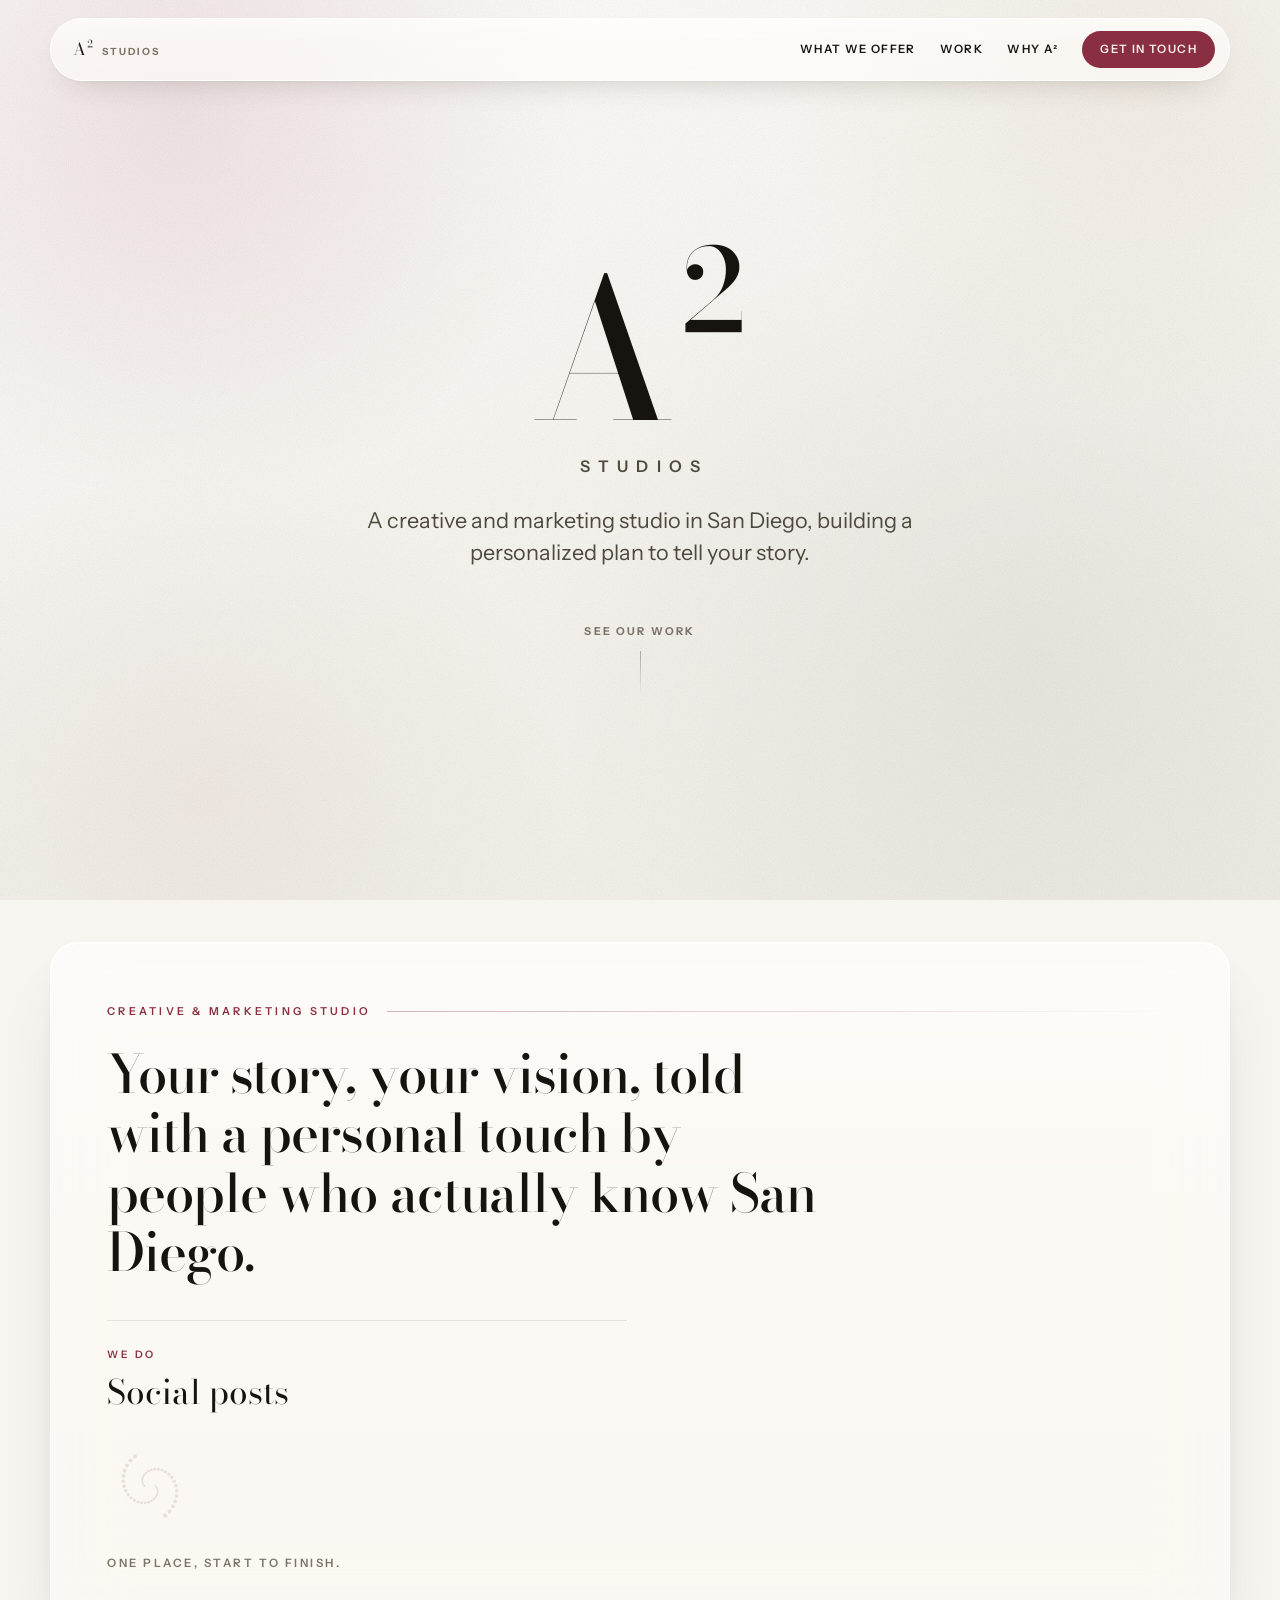
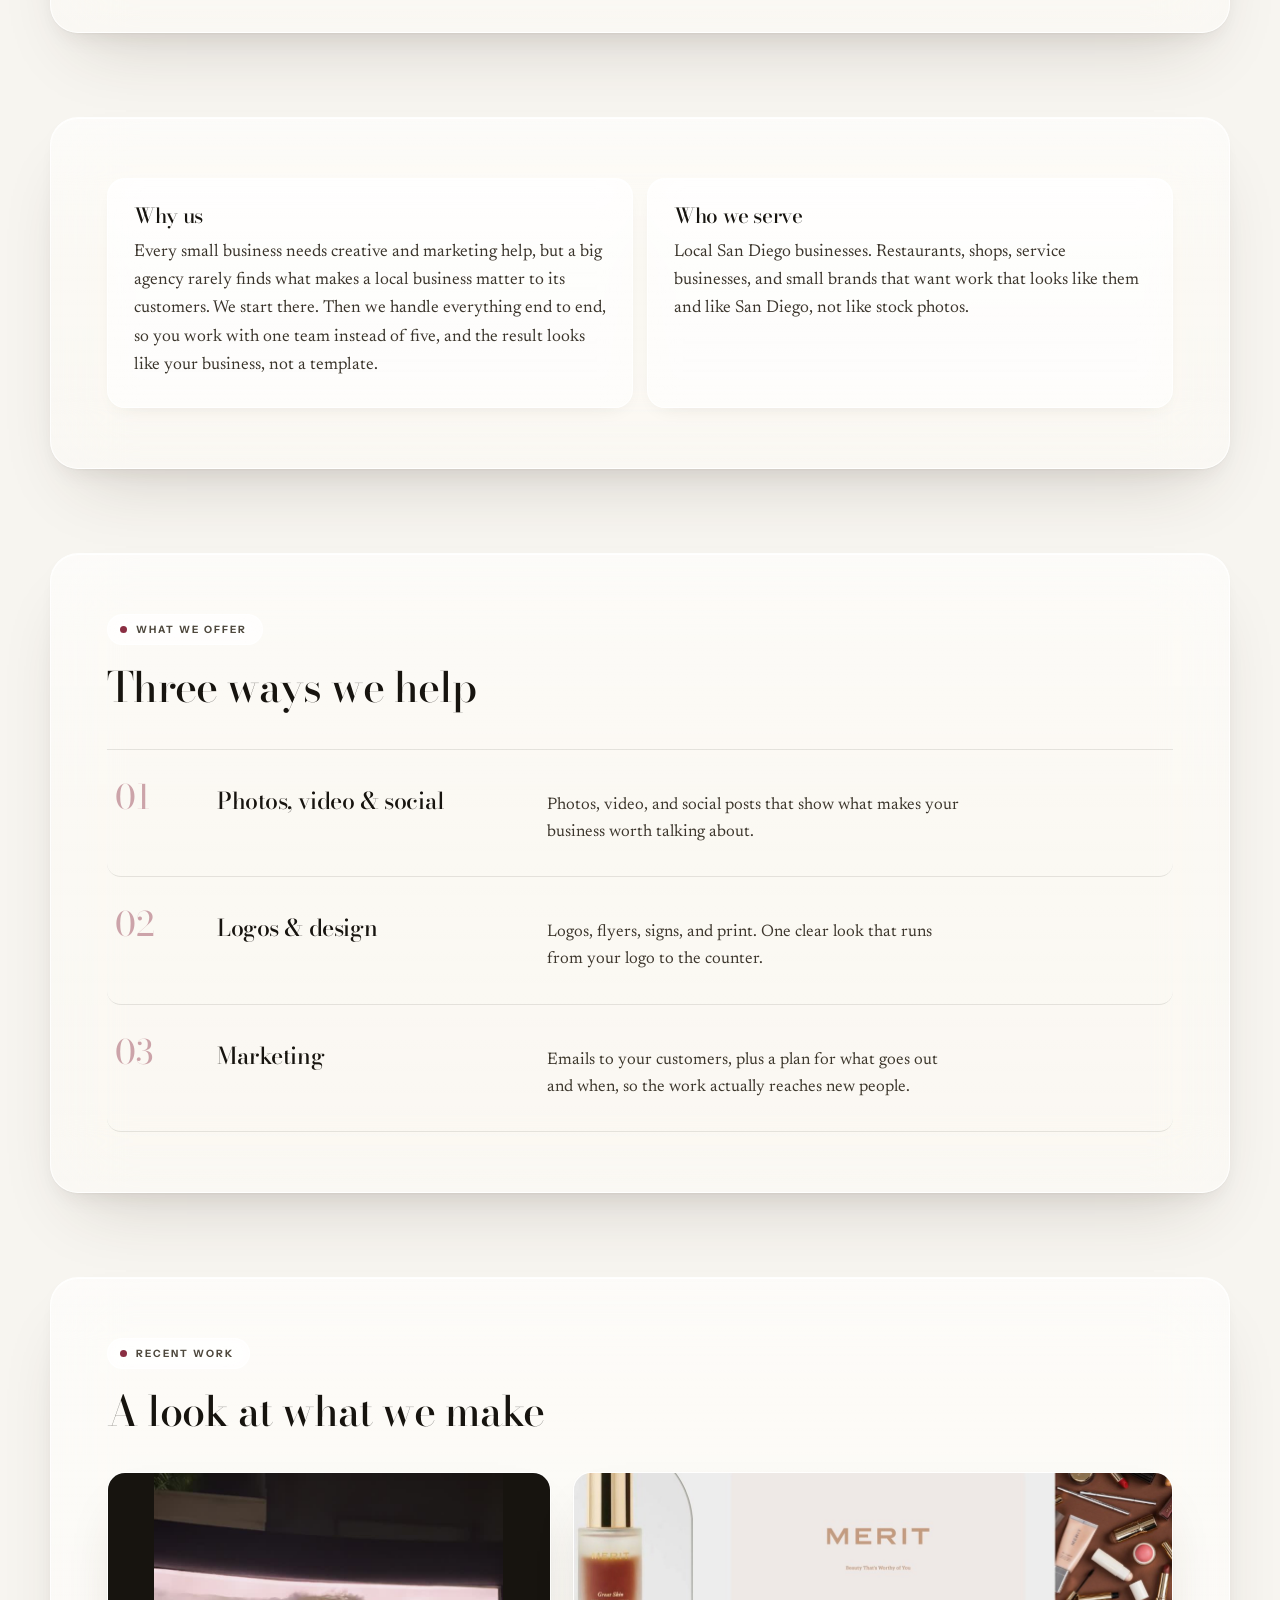
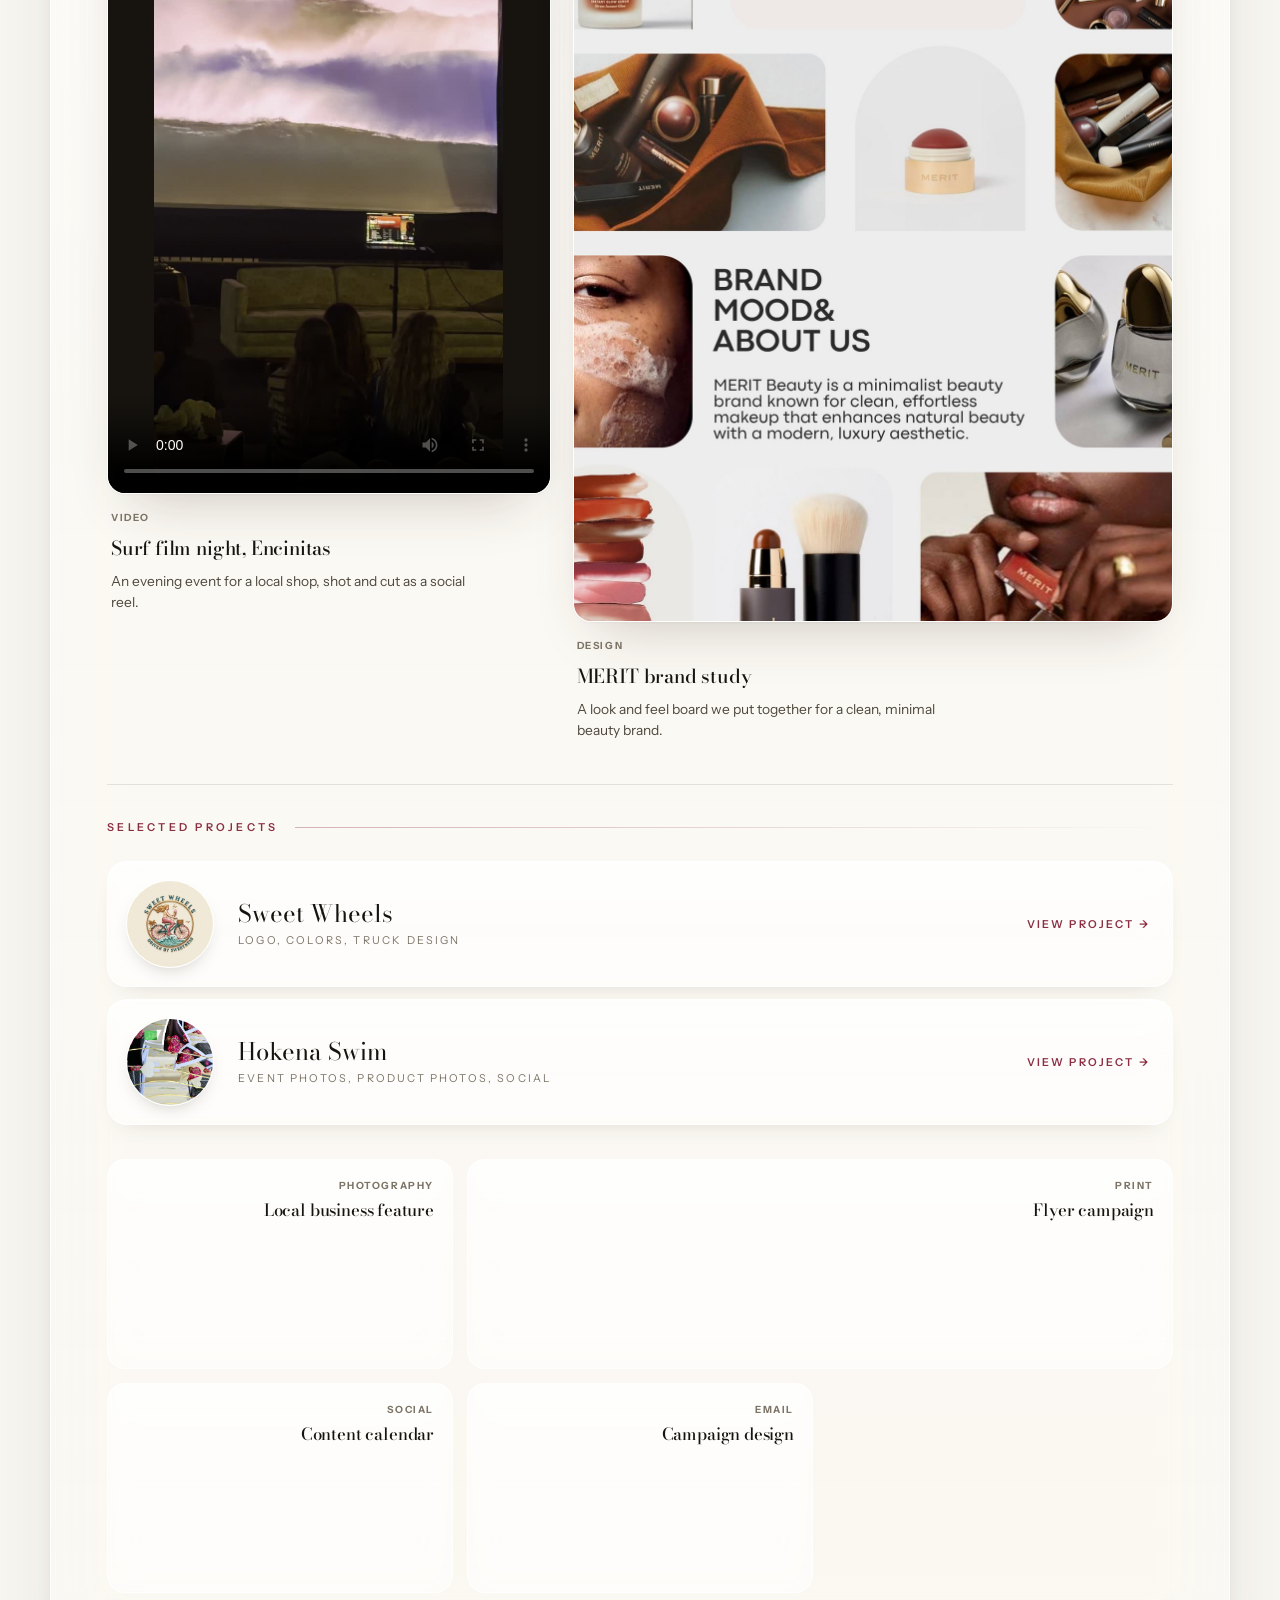
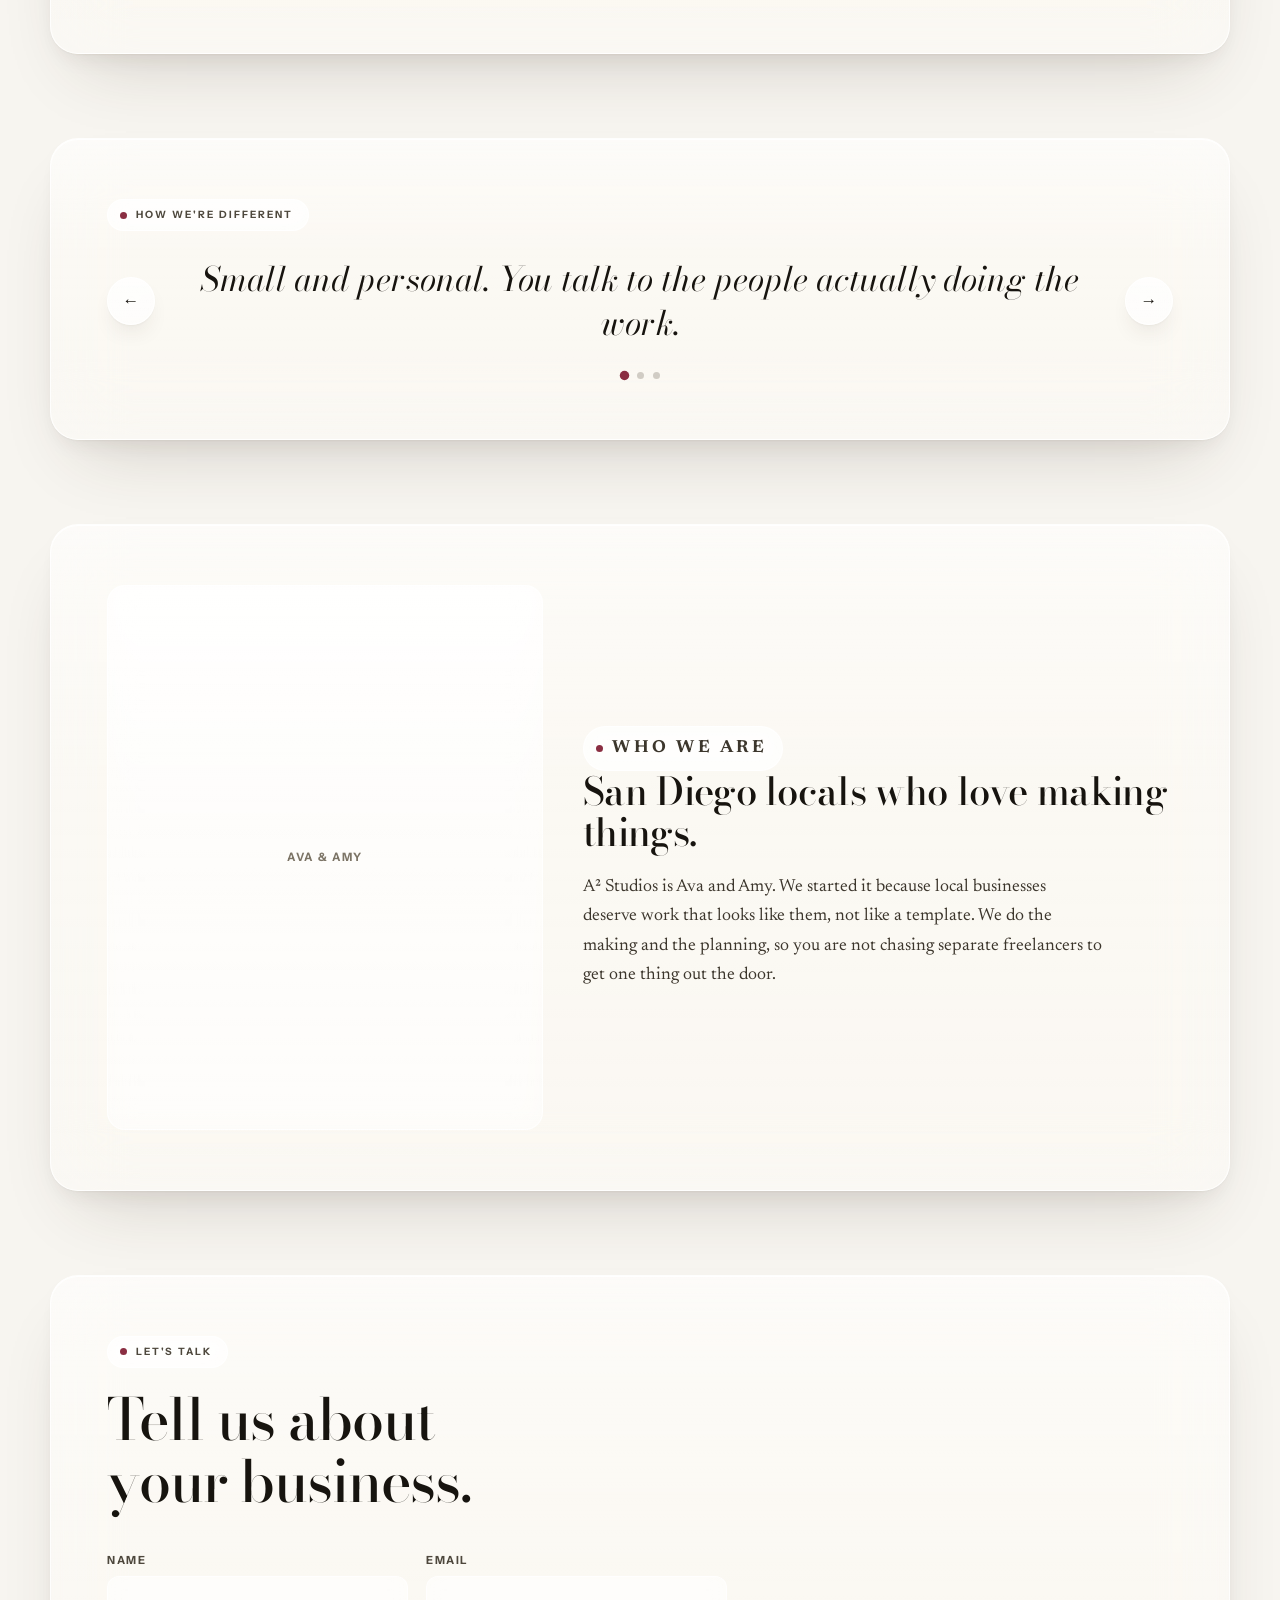
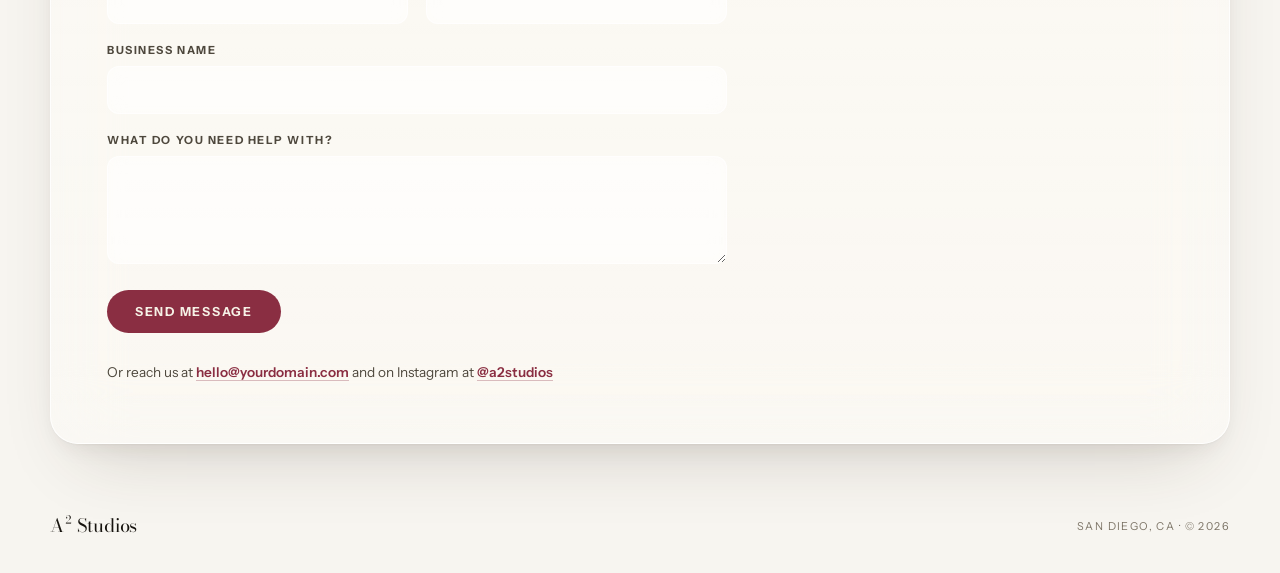
<file: index.html>
<!DOCTYPE html>
<html lang="en">
<head>
  <meta charset="UTF-8" />
  <meta name="viewport" content="width=device-width, initial-scale=1.0" />
  <title>A² Studios · Creative &amp; Marketing Studio, San Diego</title>
  <meta name="description" content="A² Studios is a creative and marketing studio in San Diego. Photos, video, logos, flyers, and email marketing for local businesses." />
  <link rel="preconnect" href="https://fonts.googleapis.com">
  <link rel="preconnect" href="https://fonts.gstatic.com" crossorigin>
  <link href="https://fonts.googleapis.com/css2?family=Bodoni+Moda:ital,wght@0,400;0,500;0,600;1,400;1,500&family=Newsreader:ital,opsz,wght@0,6..72,300;0,6..72,400;0,6..72,500;1,6..72,400&family=Instrument+Sans:wght@400;500;600;700&display=swap" rel="stylesheet">
  <link rel="stylesheet" href="styles.css" />
  <link rel="stylesheet" href="work-images.css" />
</head>
<body>

  <div class="bg"></div>
  <div class="grain"></div>

  <header class="site-header">
    <a href="#top" class="site-mark">A²<span>Studios</span></a>
    <nav class="header-nav">
      <a href="#offer" class="nav-link">What we offer</a>
      <a href="#work" class="nav-link">Work</a>
      <a href="why-we-win.html" class="nav-link">Why A²</a>
      <a href="#contact" class="header-cta">Get in touch</a>
    </nav>
  </header>

  <main id="top">

    <section class="hero container">
      <h1 class="wordmark">A²</h1>
      <p class="wordmark-sub">Studios</p>
      <p class="hero-line">A creative and marketing studio in San Diego, building a personalized plan to tell your story.</p>
      <a href="#work" class="hero-cue">See our work</a>
    </section>

    <section class="section container">
      <div class="panel intro-grid">
        <p class="rule-label">Creative &amp; marketing studio</p>
        <h2>Your story, your vision, told with a personal touch by people who actually know San Diego.</h2>
        <div class="rotator">
          <p class="rotator-label">We do</p>
          <ul class="capabilities" id="capList">
            <li>Photography &amp; video</li>
            <li>Social posts</li>
            <li>Logos &amp; the overall look</li>
            <li>Flyers &amp; print</li>
            <li>Email marketing</li>
            <li>Planning what goes out</li>
          </ul>
          <svg class="spiral" viewBox="0 0 88 88" width="86" height="86" aria-hidden="true"><circle cx="28.56" cy="13.71" r="2.10" style="animation-delay:0ms" /><circle cx="59.44" cy="74.29" r="2.10" style="animation-delay:17ms" /><circle cx="24.03" cy="18.03" r="2.05" style="animation-delay:34ms" /><circle cx="63.97" cy="69.97" r="2.05" style="animation-delay:51ms" /><circle cx="20.53" cy="22.96" r="2.00" style="animation-delay:68ms" /><circle cx="67.47" cy="65.04" r="2.00" style="animation-delay:85ms" /><circle cx="18.13" cy="28.27" r="1.95" style="animation-delay:102ms" /><circle cx="69.87" cy="59.73" r="1.95" style="animation-delay:119ms" /><circle cx="16.84" cy="33.72" r="1.90" style="animation-delay:136ms" /><circle cx="71.16" cy="54.28" r="1.90" style="animation-delay:153ms" /><circle cx="16.63" cy="39.09" r="1.85" style="animation-delay:170ms" /><circle cx="71.37" cy="48.91" r="1.85" style="animation-delay:187ms" /><circle cx="17.44" cy="44.18" r="1.80" style="animation-delay:204ms" /><circle cx="70.56" cy="43.82" r="1.80" style="animation-delay:221ms" /><circle cx="19.14" cy="48.81" r="1.75" style="animation-delay:238ms" /><circle cx="68.86" cy="39.19" r="1.75" style="animation-delay:255ms" /><circle cx="21.59" cy="52.84" r="1.70" style="animation-delay:272ms" /><circle cx="66.41" cy="35.16" r="1.70" style="animation-delay:289ms" /><circle cx="24.64" cy="56.14" r="1.65" style="animation-delay:306ms" /><circle cx="63.36" cy="31.86" r="1.65" style="animation-delay:323ms" /><circle cx="28.11" cy="58.64" r="1.60" style="animation-delay:340ms" /><circle cx="59.89" cy="29.36" r="1.60" style="animation-delay:357ms" /><circle cx="31.80" cy="60.31" r="1.55" style="animation-delay:374ms" /><circle cx="56.20" cy="27.69" r="1.55" style="animation-delay:391ms" /><circle cx="35.55" cy="61.16" r="1.50" style="animation-delay:408ms" /><circle cx="52.45" cy="26.84" r="1.50" style="animation-delay:425ms" /><circle cx="39.17" cy="61.23" r="1.45" style="animation-delay:442ms" /><circle cx="48.83" cy="26.77" r="1.45" style="animation-delay:459ms" /><circle cx="42.52" cy="60.59" r="1.40" style="animation-delay:476ms" /><circle cx="45.48" cy="27.41" r="1.40" style="animation-delay:493ms" /><circle cx="45.47" cy="59.34" r="1.35" style="animation-delay:510ms" /><circle cx="42.53" cy="28.66" r="1.35" style="animation-delay:527ms" /><circle cx="47.92" cy="57.62" r="1.30" style="animation-delay:544ms" /><circle cx="40.08" cy="30.38" r="1.30" style="animation-delay:561ms" /><circle cx="49.79" cy="55.56" r="1.25" style="animation-delay:578ms" /><circle cx="38.21" cy="32.44" r="1.25" style="animation-delay:595ms" /><circle cx="51.07" cy="53.32" r="1.20" style="animation-delay:612ms" /><circle cx="36.93" cy="34.68" r="1.20" style="animation-delay:629ms" /><circle cx="51.74" cy="51.03" r="1.15" style="animation-delay:646ms" /><circle cx="36.26" cy="36.97" r="1.15" style="animation-delay:663ms" /><circle cx="51.84" cy="48.84" r="1.10" style="animation-delay:680ms" /><circle cx="36.16" cy="39.16" r="1.10" style="animation-delay:697ms" /><circle cx="51.44" cy="46.88" r="1.05" style="animation-delay:714ms" /><circle cx="36.56" cy="41.12" r="1.05" style="animation-delay:731ms" /><circle cx="50.62" cy="45.24" r="1.00" style="animation-delay:748ms" /><circle cx="37.38" cy="42.76" r="1.00" style="animation-delay:765ms" /><circle cx="49.50" cy="44.00" r="0.95" style="animation-delay:782ms" /><circle cx="38.50" cy="44.00" r="0.95" style="animation-delay:799ms" /></svg>
        </div>
        <p class="intro-sub">One place, start to finish.</p>
      </div>
    </section>

    <section class="section container">
      <div class="panel">
        <div class="why-grid">
          <div class="why-block">
            <h3>Why us</h3>
            <p>Every small business needs creative and marketing help, but a big agency rarely finds what makes a local business matter to its customers. We start there. Then we handle everything end to end, so you work with one team instead of five, and the result looks like your business, not a template.</p>
          </div>
          <div class="why-block">
            <h3>Who we serve</h3>
            <p>Local San Diego businesses. Restaurants, shops, service businesses, and small brands that want work that looks like them and like San Diego, not like stock photos.</p>
          </div>
        </div>
      </div>
    </section>

    <section id="offer" class="section container">
      <div class="panel">
        <div class="section-head">
          <p class="eyebrow">What we offer</p>
          <h2>Three ways we help</h2>
        </div>
        <ol class="offer-index">
          <li class="offer-row">
            <span class="offer-num">01</span>
            <h3>Photos, video &amp; social</h3>
            <p>Photos, video, and social posts that show what makes your business worth talking about.</p>
            <span class="offer-arrow" aria-hidden="true">&#8594;</span>
          </li>
          <li class="offer-row">
            <span class="offer-num">02</span>
            <h3>Logos &amp; design</h3>
            <p>Logos, flyers, signs, and print. One clear look that runs from your logo to the counter.</p>
            <span class="offer-arrow" aria-hidden="true">&#8594;</span>
          </li>
          <li class="offer-row">
            <span class="offer-num">03</span>
            <h3>Marketing</h3>
            <p>Emails to your customers, plus a plan for what goes out and when, so the work actually reaches new people.</p>
            <span class="offer-arrow" aria-hidden="true">&#8594;</span>
          </li>
        </ol>
      </div>
    </section>

    <section id="work" class="section container">
      <div class="panel">
        <div class="section-head">
          <p class="eyebrow">Recent work</p>
          <h2>A look at what we make</h2>
        </div>
        <div class="feature">
          <figure class="feature-item">
            <div class="video-wrap">
              <video controls playsinline preload="metadata" poster="assets/reel-poster.jpg">
                <source src="assets/reel.mp4" type="video/mp4" />
                Your browser can't play this video.
              </video>
            </div>
            <figcaption>
              <span class="work-tag">Video</span>
              <span class="feature-title">Surf film night, Encinitas</span>
              <p>An evening event for a local shop, shot and cut as a social reel.</p>
            </figcaption>
          </figure>

          <figure class="feature-item">
            <div class="board-wrap">
              <img src="assets/merit-full.jpg" alt="MERIT brand mood board, a grid of product photography and brand direction" />
            </div>
            <figcaption>
              <span class="work-tag">Design</span>
              <span class="feature-title">MERIT brand study</span>
              <p>A look and feel board we put together for a clean, minimal beauty brand.</p>
            </figcaption>
          </figure>
        </div>

        <div class="projects">
          <p class="rule-label">Selected projects</p>
          <div class="project-list">
            <button class="project-card" type="button" data-project="sweet-wheels">
              <span class="project-thumb">
                <img src="assets/sw-logo.jpg" alt="" />
              </span>
              <span class="project-meta">
                <span class="project-name">Sweet Wheels</span>
                <span class="project-kind">Logo, colors, truck design</span>
              </span>
              <span class="project-open">View project</span>
            </button>

            <button class="project-card" type="button" data-project="hokena">
              <span class="project-thumb">
                <img src="assets/hk-rack.jpg" alt="" />
              </span>
              <span class="project-meta">
                <span class="project-name">Hokena Swim</span>
                <span class="project-kind">Event photos, product photos, social</span>
              </span>
              <span class="project-open">View project</span>
            </button>
          </div>
        </div>

        <div class="work-grid">
          <div class="work-tile placeholder">
            <span class="work-tag">PHOTOGRAPHY</span>
            <span class="work-title">Local business feature</span>
          </div>
          <div class="work-tile placeholder work-tile--wide">
            <span class="work-tag">PRINT</span>
            <span class="work-title">Flyer campaign</span>
          </div>
          <div class="work-tile placeholder">
            <span class="work-tag">SOCIAL</span>
            <span class="work-title">Content calendar</span>
          </div>
          <div class="work-tile placeholder">
            <span class="work-tag">EMAIL</span>
            <span class="work-title">Campaign design</span>
          </div>
        </div>
      </div>
    </section>

    <section class="section container">
      <div class="panel">
        <p class="eyebrow">How we're different</p>
        <div class="slider">
          <button class="slider-arrow" id="diffPrev" aria-label="Previous">&#8592;</button>
          <p class="slider-text" id="diffText">Small and personal. You talk to the people actually doing the work.</p>
          <button class="slider-arrow" id="diffNext" aria-label="Next">&#8594;</button>
        </div>
        <div class="slider-dots" id="diffDots"></div>
      </div>
    </section>

    <section id="about" class="section container">
      <div class="panel">
        <div class="about-grid">
          <div class="about-photo placeholder"><span>Ava &amp; Amy</span></div>
          <div class="about-text">
            <p class="eyebrow">Who we are</p>
            <h2>San Diego locals who love making things.</h2>
            <p>A² Studios is Ava and Amy. We started it because local businesses deserve work that looks like them, not like a template. We do the making and the planning, so you are not chasing separate freelancers to get one thing out the door.</p>
          </div>
        </div>
      </div>
    </section>

    <section id="contact" class="section container">
      <div class="panel contact">
        <p class="eyebrow">Let's talk</p>
        <h2>Tell us about<br />your business.</h2>

        <form class="contact-form" action="mailto:hello@yourdomain.com" method="post" enctype="text/plain">
          <div class="form-row">
            <label>
              Name
              <input type="text" name="name" required />
            </label>
            <label>
              Email
              <input type="email" name="email" required />
            </label>
          </div>
          <label>
            Business name
            <input type="text" name="business" />
          </label>
          <label>
            What do you need help with?
            <textarea name="message" rows="4" required></textarea>
          </label>
          <button type="submit" class="btn">Send message</button>
        </form>

        <p class="contact-alt">Or reach us at <a href="mailto:hello@yourdomain.com">hello@yourdomain.com</a> and on Instagram at <a href="#">@a2studios</a></p>
      </div>
    </section>

  </main>


  <div class="modal" data-modal="sweet-wheels" hidden>
    <div class="modal-scrim" data-close></div>
    <div class="modal-panel" role="dialog" aria-modal="true" aria-labelledby="projectTitle">
      <button class="modal-close" type="button" data-close aria-label="Close project">&#215;</button>

      <header class="modal-head">
        <p class="rule-label">Project</p>
        <h2 id="projectTitle">Sweet Wheels</h2>

        <dl class="modal-meta">
          <div>
            <dt>Client</dt>
            <dd>Sweet Wheels Ice Cream</dd>
          </div>
          <div>
            <dt>Where</dt>
            <dd>Fairfield County, CT</dd>
          </div>
          <div>
            <dt>Scope</dt>
            <dd>Logo, colors, and the truck design</dd>
          </div>
        </dl>
      </header>

      <section class="results" aria-label="Results">
        <p class="results-label">What came of it</p>
        <ol class="results-figures">
          <li>
            <span class="results-num">1</span>
            <span class="results-note">Name turned into a logo, a set of colors, and a truck design</span>
          </li>
          <li>
            <span class="results-num">5</span>
            <span class="results-note">Colors chosen once and used on every part of the truck</span>
          </li>
          <li>
            <span class="results-num">63</span>
            <span class="results-note">Likes and comments on the launch post, mostly from locals</span>
          </li>
          <li>
            <span class="results-num">$35K+</span>
            <span class="results-note">First-season sales for a business that started as a name and an idea</span>
          </li>
        </ol>
        <p class="results-source">Sales figure shared by the owner, covering the first season, January to August 2026. We handled the brand and the wrap, not the day to day running of the business.</p>
      </section>

      <div class="modal-body">
        <p class="modal-lede">The owner came to us with a name and a picture in her head of what this truck should feel like. We worked closely with her on all of it: the logo, the colors, and the truck itself, until it looked like the business she had been picturing. It is on the road now.</p>
        <ul class="modal-tags">
          <li>Logo design</li>
          <li>Colors</li>
          <li>Truck design</li>
          <li>Design previews</li>
          <li>Launch photos</li>
        </ul>
      </div>

      <figure class="modal-figure modal-figure--hero">
        <img src="assets/sw-logo.jpg" alt="Sweet Wheels logo, a mermaid riding a bicycle inside a circular badge" />
      </figure>

      <figure class="modal-figure modal-figure--flat">
        <img src="assets/sw-palette.jpg" alt="Sweet Wheels brand color palette" />
        <figcaption>The colors, chosen to go with the logo and used on everything after it.</figcaption>
      </figure>

      <figure class="modal-figure">
        <img src="assets/sw-final-side.jpg" alt="The finished Sweet Wheels truck, side view with the mermaid artwork and wave graphics" />
      </figure>

      <figure class="modal-figure">
        <img src="assets/sw-final-owner.jpg" alt="The owner of Sweet Wheels leaning out the service window of the finished truck" />
        <figcaption>The owner on opening day.</figcaption>
      </figure>

      <figure class="modal-figure modal-figure--post">
        <img src="assets/sw-final-rear.jpg" alt="Instagram post showing the back of the Sweet Wheels truck with the full badge" />
        <figcaption>Her launch post, May 2026.</figcaption>
      </figure>

    </div>
  </div>

  <div class="modal" data-modal="hokena" hidden>
    <div class="modal-scrim" data-close></div>
    <div class="modal-panel" role="dialog" aria-modal="true" aria-labelledby="hokenaTitle">
      <button class="modal-close" type="button" data-close aria-label="Close project">&#215;</button>

      <header class="modal-head">
        <p class="rule-label">Project</p>
        <h2 id="hokenaTitle">Hokena Swim</h2>

        <dl class="modal-meta">
          <div>
            <dt>Client</dt>
            <dd>Hokena Swim, small batch swimwear</dd>
          </div>
          <div>
            <dt>Where</dt>
            <dd>Coachella Valley and Point Loma</dd>
          </div>
          <div>
            <dt>Scope</dt>
            <dd>Event and product photography, social</dd>
          </div>
        </dl>
      </header>

      <section class="results" aria-label="Results">
        <p class="results-label">What came of it</p>
        <ol class="results-figures">
          <li>
            <span class="results-num">2</span>
            <span class="results-note">Events shot in one season, Reset Festival in the Coachella Valley and a wellness morning at Moniker General in Liberty Station</span>
          </li>
          <li>
            <span class="results-num">3</span>
            <span class="results-note">Kinds of photos from each day: the suits, the booth, and the people who came</span>
          </li>
          <li>
            <span class="results-num">1</span>
            <span class="results-note">Library of photos to post from all year, shot over two days</span>
          </li>
          <li>
            <span class="results-num">5%</span>
            <span class="results-note">Of every sale goes to Surfrider San Diego or the Humane Society, and the booth photos put that where people read it first</span>
          </li>
        </ol>
      </section>

      <div class="modal-body">
        <p class="modal-lede">Hokena makes swimwear by hand in San Diego, in small runs, on recycled fabric. We went where their customers already were and shot two days of it: the suits on people, the booth as it actually looked, and the crowd around it. They walked away with photos for the shop, for the feed, and for the next market they apply to.</p>
        <ul class="modal-tags">
          <li>Event photography</li>
          <li>Product photos</li>
          <li>Social content</li>
        </ul>
      </div>

      <figure class="modal-figure modal-figure--hero">
        <img src="assets/hk-product.jpg" alt="Hokena Swim orchid print bikini photographed in sunlight" />
      </figure>

      <figure class="modal-figure">
        <img src="assets/hk-product2.jpg" alt="Hokena Swim high waist set photographed against a green hedge" />
        <figcaption>The suits on a person, in daylight, the way someone would actually wear them.</figcaption>
      </figure>

      <figure class="modal-figure">
        <img src="assets/hk-booth.jpg" alt="The Hokena Swim booth with hand lettered sign and gold hangers" />
        <figcaption>Reset Festival, Coachella Valley. The hand lettered board and the gold hangers are theirs; we shot the booth as it stood.</figcaption>
      </figure>

      <figure class="modal-figure">
        <img src="assets/hk-rack.jpg" alt="Close up of Hokena Swim suits on hangers with recycled fabric tags" />
        <figcaption>Close enough to see the recycled fabric tags, which is the part people ask about.</figcaption>
      </figure>

      <figure class="modal-figure">
        <img src="assets/hk-event.jpg" alt="A wellness class on the deck at Moniker General in Liberty Station" />
        <figcaption>Moniker General, Liberty Station. A wellness morning with the brand set up alongside it.</figcaption>
      </figure>

      <figure class="modal-figure modal-figure--flat">
        <img src="assets/hk-sign.jpg" alt="Team member holding the hand lettered Hokena Swim sign at the event" />
      </figure>
    </div>
  </div>

  <footer class="site-footer container">
    <div class="footer-inner">
      <span class="footer-wordmark">A² Studios</span>
      <span>San Diego, CA · © 2026</span>
    </div>
  </footer>

  <script>
    const diffs = [
      "Small and personal. You talk to the people actually doing the work.",
      "Local roots. We know San Diego and the kinds of businesses here.",
      "Everything in one place. The design work and the plan behind it, so you are not hiring three different people."
    ];
    let diffIndex = 0;
    const diffText = document.getElementById('diffText');
    const diffDots = document.getElementById('diffDots');
    const diffPrev = document.getElementById('diffPrev');
    const diffNext = document.getElementById('diffNext');

    function renderDots() {
      diffDots.innerHTML = '';
      diffs.forEach((_, i) => {
        const dot = document.createElement('span');
        dot.className = 'slider-dot' + (i === diffIndex ? ' is-active' : '');
        dot.addEventListener('click', () => { diffIndex = i; update(); });
        diffDots.appendChild(dot);
      });
    }

    function update() {
      diffText.style.opacity = 0;
      setTimeout(() => {
        diffText.textContent = diffs[diffIndex];
        diffText.style.opacity = 1;
      }, 150);
      renderDots();
    }

    diffPrev.addEventListener('click', () => {
      diffIndex = (diffIndex - 1 + diffs.length) % diffs.length;
      update();
    });
    diffNext.addEventListener('click', () => {
      diffIndex = (diffIndex + 1) % diffs.length;
      update();
    });

    renderDots();

    const modals = {};
    document.querySelectorAll('[data-modal]').forEach(m => { modals[m.dataset.modal] = m; });
    let activeModal = null;
    let lastFocus = null;

    function openProject(key) {
      const m = modals[key];
      if (!m) return;
      activeModal = m;
      lastFocus = document.activeElement;
      m.hidden = false;
      requestAnimationFrame(() => m.classList.add('is-open'));
      document.body.style.overflow = 'hidden';
      m.scrollTop = 0;
      m.querySelector('.modal-close').focus();
    }

    function closeProject() {
      if (!activeModal) return;
      const m = activeModal;
      m.classList.remove('is-open');
      document.body.style.overflow = '';
      setTimeout(() => { m.hidden = true; }, 260);
      if (lastFocus) lastFocus.focus();
      activeModal = null;
    }

    document.querySelectorAll('[data-project]').forEach(btn => {
      btn.addEventListener('click', () => openProject(btn.dataset.project));
    });
    document.querySelectorAll('[data-close]').forEach(el => el.addEventListener('click', closeProject));
    document.addEventListener('keydown', e => {
      if (e.key === 'Escape' && activeModal) closeProject();
    });

    const capList = document.getElementById('capList');
    const caps = capList ? Array.from(capList.children) : [];
    const reduceMotion = window.matchMedia('(prefers-reduced-motion: reduce)').matches;

    if (caps.length && !reduceMotion) {
      capList.classList.add('is-rotating');
      let capIndex = 0;
      caps[0].classList.add('is-active');
      setInterval(() => {
        caps[capIndex].classList.remove('is-active');
        capIndex = (capIndex + 1) % caps.length;
        caps[capIndex].classList.add('is-active');
      }, 2600);
    }

  </script>

</body>
</html>
</file>
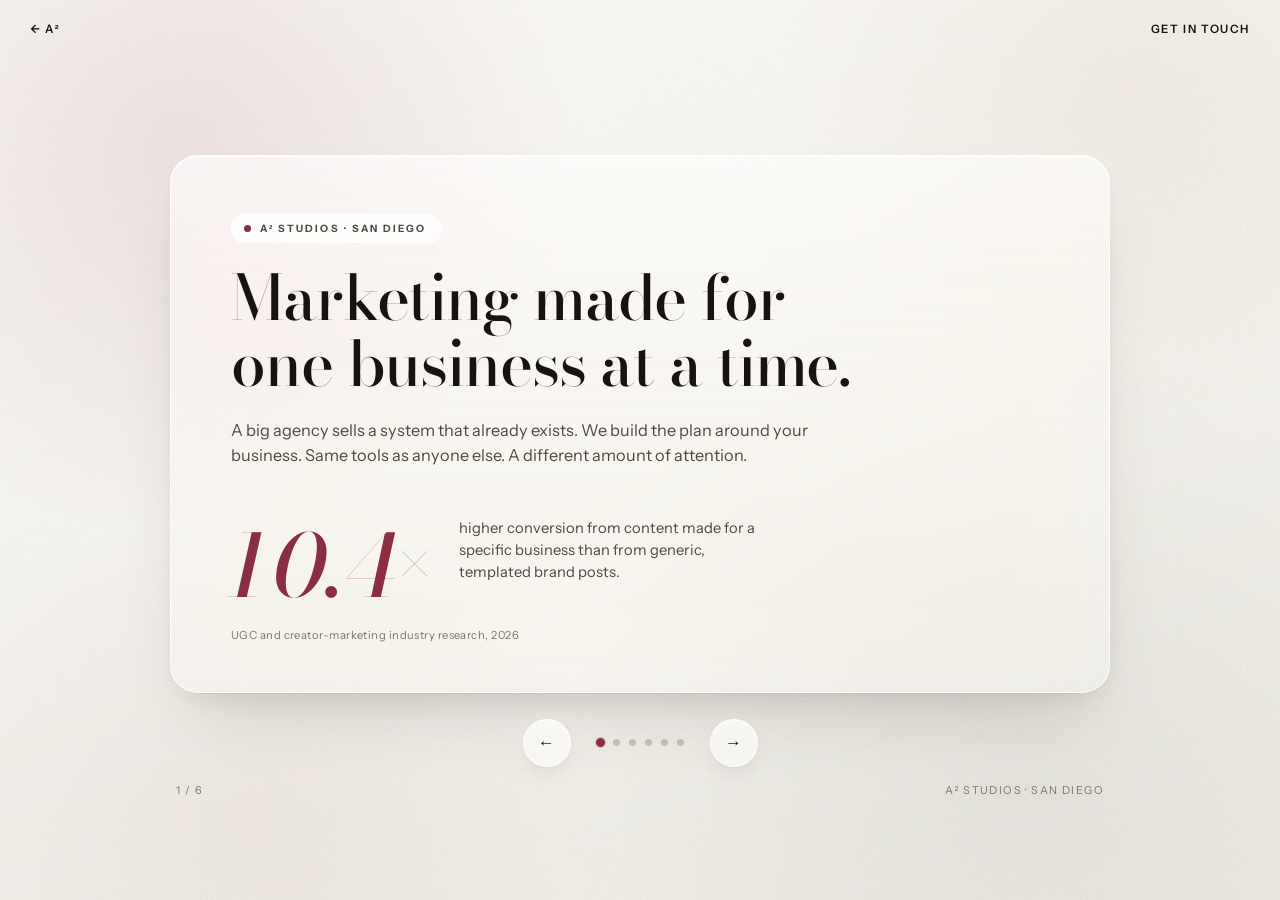
<file: why-we-win.html>
<!DOCTYPE html>
<html lang="en">
<head>
  <meta charset="UTF-8" />
  <meta name="viewport" content="width=device-width, initial-scale=1.0" />
  <title>Why A² Studios · Marketing built for one business</title>
  <meta name="description" content="A² builds marketing plans around one business at a time. Why a small San Diego studio beats a big agency for local businesses." />
  <link rel="preconnect" href="https://fonts.googleapis.com">
  <link rel="preconnect" href="https://fonts.gstatic.com" crossorigin>
  <link href="https://fonts.googleapis.com/css2?family=Bodoni+Moda:ital,wght@0,400;0,500;0,600;1,400;1,500&family=Instrument+Sans:wght@400;500;600;700&display=swap" rel="stylesheet">
  <style>
    :root {
      --ink:          #17140f;
      --ink-soft:     #4e483d;
      --ink-faint:    #7c7466;
      --cream:        #f6f1e6;
      --maroon:       #8a2e42;
      --ochre:        #96762a;
      --glass:        rgba(255, 255, 255, 0.32);
      --glass-strong: rgba(255, 255, 255, 0.50);
      --glass-edge:   rgba(255, 255, 255, 0.78);
      --sheen: linear-gradient(180deg, rgba(255,255,255,0.46) 0%, rgba(255,255,255,0.10) 38%, rgba(255,255,255,0.03) 100%);
      --glass-shadow:
        0 1px 2px rgba(58, 44, 32, 0.04),
        0 10px 24px -10px rgba(58, 44, 32, 0.10),
        0 36px 70px -30px rgba(58, 44, 32, 0.20);
    }

    * { box-sizing: border-box; }

    html { height: 100%; }

    body {
      margin: 0;
      min-height: 100%;
      font-family: 'Instrument Sans', -apple-system, BlinkMacSystemFont, 'Segoe UI', sans-serif;
      color: var(--ink);
      background: #f7f5f0;
      overflow-x: hidden;
    }

    /* ---- Background wash ---- */
    .bg {
      position: fixed;
      inset: 0;
      z-index: -2;
      background:
        radial-gradient(50vw 50vw at 14% 16%, rgba(138, 46, 66, 0.11), transparent 62%),
        radial-gradient(44vw 44vw at 88% 10%, rgba(198, 168, 132, 0.12), transparent 62%),
        radial-gradient(58vw 56vw at 80% 88%, rgba(122, 130, 116, 0.10), transparent 64%),
        radial-gradient(46vw 42vw at 20% 92%, rgba(176, 126, 118, 0.09), transparent 62%),
        linear-gradient(160deg, #fdfcfa 0%, #f7f5f0 48%, #f1eee7 100%);
    }

    /* grain, so the gradient reads like paper rather than a screen */
    .grain {
      position: fixed;
      inset: 0;
      z-index: -1;
      pointer-events: none;
      opacity: 0.28;
      mix-blend-mode: multiply;
      background-image: url("data:image/svg+xml,%3Csvg xmlns='http://www.w3.org/2000/svg' width='220' height='220'%3E%3Cfilter id='n'%3E%3CfeTurbulence type='fractalNoise' baseFrequency='0.85' numOctaves='3' stitchTiles='stitch'/%3E%3CfeColorMatrix type='saturate' values='0'/%3E%3C/filter%3E%3Crect width='220' height='220' filter='url(%23n)' opacity='0.5'/%3E%3C/svg%3E");
    }

    /* ---- Top bar ---- */
    .topbar {
      position: fixed;
      top: 0; left: 0; right: 0;
      z-index: 30;
      display: flex;
      justify-content: space-between;
      align-items: center;
      padding: 22px 30px;
      font-size: 0.72rem;
      font-weight: 600;
      text-transform: uppercase;
      letter-spacing: 0.14em;
      color: var(--ink);
    }
    .topbar a { color: inherit; text-decoration: none; }
    .topbar a:hover { color: var(--maroon); }

    /* ---- Layout ---- */
    .wrap {
      min-height: 100vh;
      display: flex;
      flex-direction: column;
      align-items: center;
      justify-content: center;
      padding: 84px 20px 32px;
    }

    .deck { width: 100%; max-width: 940px; }

    .stage {
      position: relative;
      border-radius: 28px;
      padding: 58px 60px 50px;
      min-height: 520px;
      display: flex;
      flex-direction: column;
      background-color: var(--glass);
      background-image: var(--sheen);
      backdrop-filter: blur(38px) saturate(180%);
      -webkit-backdrop-filter: blur(38px) saturate(180%);
      border: 1px solid var(--glass-edge);
      box-shadow: var(--glass-shadow), inset 0 1px 0 rgba(255,255,255,0.9);
      overflow: hidden;
    }

    .slide { display: none; flex-direction: column; flex: 1; }
    .slide.is-active { display: flex; animation: rise 0.45s cubic-bezier(0.22, 1, 0.36, 1); }

    @keyframes rise {
      from { opacity: 0; transform: translateY(10px); }
      to { opacity: 1; transform: translateY(0); }
    }

    /* ---- Type ---- */
    .label {
      display: inline-flex;
      align-items: center;
      gap: 9px;
      align-self: flex-start;
      padding: 7px 15px 7px 12px;
      border-radius: 999px;
      background: rgba(255,255,255,0.62);
      border: 1px solid rgba(255,255,255,0.8);
      backdrop-filter: blur(10px);
      -webkit-backdrop-filter: blur(10px);
      font-size: 0.63rem;
      font-weight: 700;
      text-transform: uppercase;
      letter-spacing: 0.2em;
      color: var(--ink-soft);
      margin-bottom: 22px;
    }
    .label::before {
      content: '';
      width: 7px; height: 7px;
      border-radius: 50%;
      background: var(--maroon);
    }

    h1, h2 {
      font-family: 'Bodoni Moda', Georgia, serif;
      font-weight: 500;
      letter-spacing: -0.018em;
      line-height: 1.06;
      margin: 0;
    }

    h1 { font-size: clamp(2.3rem, 5.4vw, 3.9rem); max-width: 16ch; }
    h2 { font-size: clamp(1.8rem, 3.8vw, 2.7rem); max-width: 20ch; }

    .lede {
      font-size: 1.02rem;
      line-height: 1.55;
      color: var(--ink-soft);
      max-width: 54ch;
      margin: 20px 0 0;
    }

    .body { flex: 1; display: flex; flex-direction: column; justify-content: center; }

    .note {
      font-size: 0.7rem;
      letter-spacing: 0.04em;
      color: var(--ink-faint);
      margin: 22px 0 0;
    }

    /* ---- Hero figure ---- */
    .figure-row {
      display: flex;
      align-items: flex-end;
      gap: 26px;
      margin-top: 34px;
      flex-wrap: wrap;
    }
    .figure {
      font-family: 'Bodoni Moda', Georgia, serif;
      font-style: italic;
      font-weight: 500;
      font-size: clamp(3.4rem, 9vw, 5.4rem);
      line-height: 0.9;
      color: var(--maroon);
    }
    .figure-note {
      font-size: 0.92rem;
      line-height: 1.5;
      color: var(--ink-soft);
      max-width: 32ch;
      padding-bottom: 8px;
    }

    /* ---- Inner glass tiles ---- */
    .tiles {
      display: grid;
      grid-template-columns: repeat(3, 1fr);
      gap: 14px;
      margin-top: 30px;
    }
    .tile {
      padding: 20px 20px 22px;
      border-radius: 16px;
      background-color: var(--glass-strong);
      background-image: var(--sheen);
      backdrop-filter: blur(16px) saturate(150%);
      -webkit-backdrop-filter: blur(16px) saturate(150%);
      border: 1px solid rgba(255,255,255,0.72);
      box-shadow: 0 8px 22px -14px rgba(58,44,32,0.16), inset 0 1px 0 rgba(255,255,255,0.92);
    }
    .tile h3 {
      font-family: 'Bodoni Moda', Georgia, serif;
      font-weight: 500;
      font-size: 1.12rem;
      margin: 0 0 6px;
      letter-spacing: -0.01em;
    }
    .tile p {
      margin: 0;
      font-size: 0.83rem;
      line-height: 1.45;
      color: var(--ink-soft);
    }

    /* ---- Stat tiles ---- */
    .stats {
      display: grid;
      grid-template-columns: repeat(4, 1fr);
      gap: 14px;
      margin-top: 30px;
    }
    .stat {
      padding: 22px 18px;
      border-radius: 16px;
      background-color: var(--glass-strong);
      background-image: var(--sheen);
      backdrop-filter: blur(16px) saturate(150%);
      -webkit-backdrop-filter: blur(16px) saturate(150%);
      border: 1px solid rgba(255,255,255,0.72);
      box-shadow: 0 8px 22px -14px rgba(58,44,32,0.16), inset 0 1px 0 rgba(255,255,255,0.92);
    }
    .stat .n {
      font-family: 'Bodoni Moda', Georgia, serif;
      font-weight: 500;
      font-size: 2.1rem;
      line-height: 1;
      color: var(--maroon);
      display: block;
      margin-bottom: 9px;
    }
    .stat p { margin: 0; font-size: 0.78rem; line-height: 1.42; color: var(--ink-soft); }

    /* ---- Bars ---- */
    .bars { margin-top: 26px; display: flex; flex-direction: column; gap: 20px; }
    .bar-head {
      display: flex;
      justify-content: space-between;
      align-items: baseline;
      gap: 16px;
      font-size: 0.87rem;
      color: var(--ink-soft);
      margin-bottom: 9px;
    }
    .bar-head .v {
      font-family: 'Bodoni Moda', Georgia, serif;
      font-size: 1.22rem;
      color: var(--ink);
      flex: none;
    }
    .track {
      height: 10px;
      border-radius: 999px;
      background: rgba(255,255,255,0.62);
      border: 1px solid rgba(255,255,255,0.78);
      overflow: hidden;
    }
    .fill {
      height: 100%;
      width: 0%;
      border-radius: 999px;
      transition: width 1s cubic-bezier(0.22, 1, 0.36, 1);
    }
    .fill.m { background: var(--maroon); }
    .fill.o { background: var(--ochre); }

    .key {
      display: flex;
      gap: 22px;
      flex-wrap: wrap;
      margin-top: 22px;
      font-size: 0.79rem;
      color: var(--ink-soft);
    }
    .key span { display: inline-flex; align-items: center; gap: 8px; }
    .key i { width: 11px; height: 11px; border-radius: 3px; display: block; }
    .key i.m { background: var(--maroon); }
    .key i.o { background: var(--ochre); }

    /* ---- Comparison ---- */
    .compare {
      display: grid;
      grid-template-columns: 1fr 1fr;
      gap: 14px;
      margin-top: 22px;
    }
    .col {
      border-radius: 18px;
      padding: 20px 22px 22px;
      background-color: var(--glass-strong);
      background-image: var(--sheen);
      backdrop-filter: blur(16px) saturate(150%);
      -webkit-backdrop-filter: blur(16px) saturate(150%);
      border: 1px solid rgba(255,255,255,0.72);
      box-shadow: 0 8px 22px -14px rgba(58,44,32,0.16), inset 0 1px 0 rgba(255,255,255,0.92);
    }
    .col.ours {
      background-color: rgba(116, 32, 50, 0.95);
      background-image: linear-gradient(180deg, rgba(255,255,255,0.18) 0%, rgba(255,255,255,0.03) 42%);
      border-color: rgba(255,255,255,0.22);
      box-shadow: 0 18px 40px -20px rgba(80,22,36,0.55), inset 0 1px 0 rgba(255,255,255,0.3);
    }
    .col h3 {
      font-family: 'Bodoni Moda', Georgia, serif;
      font-weight: 500;
      font-size: 1.22rem;
      margin: 0 0 13px;
    }
    .col.ours h3 { color: var(--cream); }
    .col ul { list-style: none; margin: 0; padding: 0; display: flex; flex-direction: column; gap: 9px; }
    .col li {
      font-size: 0.84rem;
      line-height: 1.42;
      color: var(--ink-soft);
      padding-left: 17px;
      position: relative;
    }
    .col li::before {
      content: '';
      position: absolute;
      left: 0; top: 0.55em;
      width: 6px; height: 1px;
      background: var(--ink-faint);
    }
    .col.ours li { color: rgba(246, 241, 230, 0.92); }
    .col.ours li::before { background: rgba(246, 241, 230, 0.65); }

    /* ---- Services ---- */
    .cta {
      margin: 30px 0 0;
      font-family: 'Bodoni Moda', Georgia, serif;
      font-style: italic;
      font-size: 1.22rem;
      text-align: center;
      color: var(--ink);
    }
    .cta a { color: var(--maroon); text-decoration: none; border-bottom: 1px solid rgba(138,46,66,0.35); }
    .cta a:hover { border-bottom-color: var(--maroon); }

    /* ---- Nav ---- */
    .nav {
      display: flex;
      align-items: center;
      justify-content: center;
      gap: 26px;
      margin-top: 26px;
    }
    .arrow {
      width: 48px; height: 48px;
      border-radius: 50%;
      background-color: rgba(255,255,255,0.6);
      background-image: var(--sheen);
      backdrop-filter: blur(20px) saturate(160%);
      -webkit-backdrop-filter: blur(20px) saturate(160%);
      border: 1px solid var(--glass-edge);
      box-shadow: 0 1px 2px rgba(58,44,32,0.04), 0 12px 26px -14px rgba(58,44,32,0.3);
      color: var(--ink);
      font-size: 1.05rem;
      cursor: pointer;
      display: flex;
      align-items: center;
      justify-content: center;
      flex: none;
      transition: background 0.18s, color 0.18s, transform 0.18s;
    }
    .arrow:hover { background: var(--maroon); color: var(--cream); transform: translateY(-1px); }
    .dots { display: flex; gap: 9px; }
    .dots span {
      width: 7px; height: 7px;
      border-radius: 50%;
      background: rgba(58,44,32,0.22);
      cursor: pointer;
      transition: background 0.18s, transform 0.18s;
    }
    .dots span.on { background: var(--maroon); transform: scale(1.35); }

    .foot {
      display: flex;
      justify-content: space-between;
      margin-top: 16px;
      padding: 0 6px;
      font-size: 0.68rem;
      text-transform: uppercase;
      letter-spacing: 0.13em;
      color: var(--ink-faint);
    }

    @media (max-width: 760px) {
      .stage { padding: 34px 24px 32px; min-height: 580px; border-radius: 20px; }
      .tiles, .stats, .compare { grid-template-columns: 1fr; }
      .stats { gap: 10px; }
      .figure-row { gap: 16px; }
      .topbar { padding: 18px 20px; }
    }
  </style>
</head>
<body>

  <div class="bg"></div>
  <div class="grain"></div>

  <div class="topbar">
    <a href="index.html">&#8592; A²</a>
    <a href="index.html#contact">Get in touch</a>
  </div>

  <div class="wrap">
    <div class="deck">
      <div class="stage">

        <!-- 1 -->
        <div class="slide is-active">
          <span class="label">A² Studios · San Diego</span>
          <h1>Marketing made for one business at a time.</h1>
          <div class="body">
            <p class="lede">A big agency sells a system that already exists. We build the plan around your business. Same tools as anyone else. A different amount of attention.</p>
            <div class="figure-row">
              <span class="figure">10.4×</span>
              <p class="figure-note">higher conversion from content made for a specific business than from generic, templated brand posts.</p>
            </div>
          </div>
          <p class="note">UGC and creator-marketing industry research, 2026</p>
        </div>

        <!-- 2 · Who you work with -->
        <div class="slide">
          <span class="label">Who you work with</span>
          <h2>You talk to whoever is making the work.</h2>
          <div class="body">
            <p class="lede">No account manager in the middle. We shoot it, design it, write it, and plan it. Good tools keep us fast, AI included. The thinking stays ours.</p>
            <div class="tiles">
              <div class="tile">
                <h3>Direct line</h3>
                <p>You text us, not a ticket queue.</p>
              </div>
              <div class="tile">
                <h3>One roof</h3>
                <p>The photos and the campaign get planned together.</p>
              </div>
              <div class="tile">
                <h3>Local</h3>
                <p>We know the neighborhoods, the seasons, your customers.</p>
              </div>
            </div>
          </div>
        </div>

        <!-- 3 · Why it works -->
        <div class="slide">
          <span class="label">Why it works</span>
          <h2>People remember people.</h2>
          <div class="body">
            <p class="lede">Your regulars come back for the person at the counter, not the logo. That is what we point a camera at. A template has no way of knowing it.</p>
            <div class="bars">
              <div>
                <div class="bar-head"><span>Trust content more when a real, visible person is in it</span><span class="v">78%</span></div>
                <div class="track"><div class="fill m" style="width:78%"></div></div>
              </div>
              <div>
                <div class="bar-head"><span>Want real people featured in the brand content they watch</span><span class="v">68%</span></div>
                <div class="track"><div class="fill m" style="width:68%"></div></div>
              </div>
            </div>
          </div>
          <p class="note">Animoto, 2026 State of Video Report</p>
        </div>

        <!-- 4 · The numbers -->
        <div class="slide">
          <span class="label">The numbers</span>
          <h2>Specific outperforms generic.</h2>
          <div class="body">
            <p class="lede">Content built around one real business, measured against the general-purpose version.</p>
            <div class="stats">
              <div class="stat"><span class="n">10.4×</span><p>more conversions than generic brand-produced posts</p></div>
              <div class="stat"><span class="n">59%</span><p>more engagement at the same media cost</p></div>
              <div class="stat"><span class="n">4×</span><p>higher click-through on ads using real content</p></div>
              <div class="stat"><span class="n">80%</span><p>of Gen Z watch real video before they buy</p></div>
            </div>
          </div>
          <p class="note">Compiled from UGC and creator-marketing industry research, 2026</p>
        </div>

        <!-- 5 · The difference -->
        <div class="slide">
          <span class="label">The difference</span>
          <h2>Where the money actually goes.</h2>
          <div class="body">
            <p class="lede">An agency retainer pays for the layers between you and the work. Ours pays for the work.</p>
            <div class="compare">
              <div class="col">
                <h3>A big agency</h3>
                <ul>
                  <li>A deck recycled from your category</li>
                  <li>Your notes relayed to someone you never meet</li>
                  <li>Minimums sized for bigger companies</li>
                  <li>Two weeks to change a headline</li>
                  <li>Content that fits any business on the block</li>
                </ul>
              </div>
              <div class="col ours">
                <h3>A²</h3>
                <ul>
                  <li>A plan from your sales, seasons, regulars</li>
                  <li>Direct access to whoever is making it</li>
                  <li>Scoped to what a local business spends</li>
                  <li>Changes the same day, usually</li>
                  <li>Content only your business could have</li>
                </ul>
              </div>
            </div>
          </div>
        </div>

        <!-- 6 · Work with us -->
        <div class="slide">
          <span class="label">Work with us</span>
          <h2>Three things, start to finish.</h2>
          <div class="body">
            <div class="tiles">
              <div class="tile">
                <h3>Content &amp; Storytelling</h3>
                <p>Photo, video, and social, shot at your place.</p>
              </div>
              <div class="tile">
                <h3>Brand &amp; Design</h3>
                <p>Logo, brand direction, flyers and print.</p>
              </div>
              <div class="tile">
                <h3>Marketing</h3>
                <p>Email, campaigns, and a plan on your calendar.</p>
              </div>
            </div>
            <p class="cta">Let's build yours. <a href="index.html#contact">Tell us about your business.</a></p>
          </div>
        </div>

      </div>

      <div class="nav">
        <button class="arrow" id="prev" aria-label="Previous">&#8592;</button>
        <div class="dots" id="dots"></div>
        <button class="arrow" id="next" aria-label="Next">&#8594;</button>
      </div>
      <div class="foot">
        <span id="count">1 / 6</span>
        <span>A² Studios · San Diego</span>
      </div>
    </div>
  </div>

  <script>
    (function () {
      const slides = document.querySelectorAll('.slide');
      const dotsWrap = document.getElementById('dots');
      const count = document.getElementById('count');
      let i = 0;

      slides.forEach((_, n) => {
        const d = document.createElement('span');
        if (n === 0) d.className = 'on';
        d.addEventListener('click', () => go(n));
        dotsWrap.appendChild(d);
      });
      const dots = dotsWrap.querySelectorAll('span');

      function fills(slide) {
        slide.querySelectorAll('.fill').forEach(f => {
          const w = f.style.width;
          f.style.width = '0%';
          requestAnimationFrame(() => requestAnimationFrame(() => { f.style.width = w; }));
        });
      }

      function go(n) {
        slides[i].classList.remove('is-active');
        dots[i].classList.remove('on');
        i = (n + slides.length) % slides.length;
        slides[i].classList.add('is-active');
        dots[i].classList.add('on');
        count.textContent = (i + 1) + ' / ' + slides.length;
        fills(slides[i]);
      }

      document.getElementById('prev').addEventListener('click', () => go(i - 1));
      document.getElementById('next').addEventListener('click', () => go(i + 1));
      document.addEventListener('keydown', e => {
        if (e.key === 'ArrowLeft') go(i - 1);
        if (e.key === 'ArrowRight') go(i + 1);
      });

      fills(slides[0]);
    })();
  </script>

</body>
</html>
</file>
<file: styles.css>
/* ---- Base ---- */
:root {
  --ink:          #17140f;
  --ink-soft:     #4e483d;
  --ink-faint:    #7c7466;
  --cream:        #f6f1e6;
  --maroon:       #8a2e42;
  --sage:         #5f6b58;
  --sage-soft:    rgba(228, 233, 220, 0.88);
  --sage-line:    rgba(95, 107, 88, 0.34);
  --glass:        rgba(255, 255, 255, 0.32);
  --glass-strong: rgba(255, 255, 255, 0.50);
  --glass-edge:   rgba(255, 255, 255, 0.78);
  --sheen:        linear-gradient(180deg, rgba(255,255,255,0.46) 0%, rgba(255,255,255,0.10) 38%, rgba(255,255,255,0.03) 100%);
  --glass-shadow:
    0 1px 2px rgba(58, 44, 32, 0.04),
    0 10px 24px -10px rgba(58, 44, 32, 0.10),
    0 36px 70px -30px rgba(58, 44, 32, 0.20);
  --max-width:    1180px;
}

* { box-sizing: border-box; }

html { scroll-behavior: smooth; height: 100%; }

body {
  margin: 0;
  min-height: 100%;
  font-family: 'Instrument Sans', -apple-system, BlinkMacSystemFont, 'Segoe UI', sans-serif;
  color: var(--ink);
  background: #f7f5f0;
  line-height: 1.5;
  overflow-x: hidden;
  -webkit-font-smoothing: antialiased;
}

/* ---- Background wash ---- */
.bg {
  position: fixed;
  inset: 0;
  z-index: -2;
  background:
    radial-gradient(50vw 50vw at 14% 12%, rgba(138, 46, 66, 0.11), transparent 62%),
    radial-gradient(44vw 44vw at 88% 8%, rgba(198, 168, 132, 0.12), transparent 62%),
    radial-gradient(58vw 56vw at 80% 74%, rgba(122, 130, 116, 0.10), transparent 64%),
    radial-gradient(46vw 42vw at 16% 88%, rgba(176, 126, 118, 0.09), transparent 62%),
    linear-gradient(160deg, #fdfcfa 0%, #f7f5f0 48%, #f1eee7 100%);
}

.grain {
  position: fixed;
  inset: 0;
  z-index: -1;
  pointer-events: none;
  opacity: 0.28;
  mix-blend-mode: multiply;
  background-image: url("data:image/svg+xml,%3Csvg xmlns='http://www.w3.org/2000/svg' width='220' height='220'%3E%3Cfilter id='n'%3E%3CfeTurbulence type='fractalNoise' baseFrequency='0.85' numOctaves='3' stitchTiles='stitch'/%3E%3CfeColorMatrix type='saturate' values='0'/%3E%3C/filter%3E%3Crect width='220' height='220' filter='url(%23n)' opacity='0.5'/%3E%3C/svg%3E");
}

h1, h2, h3 {
  font-family: 'Bodoni Moda', Georgia, serif;
  font-weight: 500;
  line-height: 1.08;
  margin: 0;
  letter-spacing: -0.018em;
}

p { margin: 0 0 1em; color: var(--ink-soft); }

a { color: inherit; text-decoration: none; }

ul { padding-left: 0; list-style: none; margin: 0; }

.container {
  max-width: var(--max-width);
  margin: 0 auto;
  padding-left: 32px;
  padding-right: 32px;
}

.eyebrow {
  display: inline-flex;
  align-items: center;
  gap: 9px;
  padding: 7px 15px 7px 12px;
  border-radius: 999px;
  background: rgba(255,255,255,0.62);
  border: 1px solid rgba(255,255,255,0.8);
  backdrop-filter: blur(10px);
  -webkit-backdrop-filter: blur(10px);
  text-transform: uppercase;
  letter-spacing: 0.2em;
  font-size: 0.63rem;
  font-weight: 700;
  color: var(--ink-soft);
  margin: 0 0 20px;
}
.eyebrow::before {
  content: '';
  width: 7px; height: 7px;
  border-radius: 50%;
  background: var(--maroon);
  flex: none;
}

/* ---- Glass panel ---- */
.panel {
  border-radius: 28px;
  background-color: var(--glass);
  background-image: var(--sheen);
  backdrop-filter: blur(38px) saturate(180%);
  -webkit-backdrop-filter: blur(38px) saturate(180%);
  border: 1px solid var(--glass-edge);
  box-shadow: var(--glass-shadow), inset 0 1px 0 rgba(255,255,255,0.9);
  padding: 60px 56px;
}

.section { padding: 42px 0; }

.section-head { margin-bottom: 2.4em; }

.section-head h2 { font-size: clamp(1.8rem, 3.6vw, 2.6rem); }

/* ---- Header ---- */
.site-header {
  position: fixed;
  top: 18px;
  left: 50%;
  transform: translateX(-50%);
  width: calc(100% - 44px);
  max-width: var(--max-width);
  display: flex;
  justify-content: space-between;
  align-items: center;
  padding: 12px 14px 12px 22px;
  border-radius: 999px;
  background-color: rgba(255,255,255,0.56);
  background-image: var(--sheen);
  backdrop-filter: blur(28px) saturate(180%);
  -webkit-backdrop-filter: blur(28px) saturate(180%);
  border: 1px solid var(--glass-edge);
  box-shadow: 0 1px 2px rgba(58,44,32,0.04), 0 14px 34px -20px rgba(58,44,32,0.32);
  z-index: 40;
}

.site-mark {
  font-family: 'Bodoni Moda', Georgia, serif;
  font-size: 1.05rem;
  letter-spacing: -0.01em;
}
.site-mark span {
  font-family: 'Instrument Sans', sans-serif;
  font-size: 0.62rem;
  font-weight: 700;
  letter-spacing: 0.2em;
  text-transform: uppercase;
  color: var(--ink-faint);
  margin-left: 8px;
}

.header-nav {
  display: flex;
  align-items: center;
  gap: 24px;
  font-size: 0.72rem;
  font-weight: 600;
  text-transform: uppercase;
  letter-spacing: 0.12em;
}
.header-nav a:hover { color: var(--maroon); }

.header-cta {
  padding: 10px 18px;
  border-radius: 999px;
  background: var(--maroon);
  color: var(--cream);
  transition: opacity 0.18s;
}
.header-cta:hover { opacity: 0.88; color: var(--cream); }

/* ---- Hero ---- */
.hero {
  min-height: 100vh;
  display: flex;
  flex-direction: column;
  align-items: center;
  justify-content: center;
  text-align: center;
  padding-top: 130px;
  padding-bottom: 72px;
}

.wordmark {
  font-size: clamp(5.5rem, 17vw, 12rem);
  margin: 0;
  letter-spacing: -0.04em;
  line-height: 0.92;
}

.wordmark-sub {
  font-family: 'Instrument Sans', sans-serif;
  font-size: clamp(0.72rem, 1.6vw, 1rem);
  font-weight: 600;
  text-transform: uppercase;
  letter-spacing: 0.52em;
  color: var(--ink-soft);
  margin: 14px 0 0;
  padding-left: 0.52em;
}

.hero-line {
  font-size: clamp(1.05rem, 2.2vw, 1.35rem);
  color: var(--ink-soft);
  max-width: 40ch;
  margin: 26px auto 0;
}

.hero-cue {
  margin-top: 54px;
  display: inline-flex;
  flex-direction: column;
  align-items: center;
  gap: 12px;
  font-size: 0.68rem;
  font-weight: 700;
  text-transform: uppercase;
  letter-spacing: 0.2em;
  color: var(--ink-faint);
  transition: color 0.2s;
}

.hero-cue::after {
  content: '';
  width: 1px;
  height: 44px;
  background: linear-gradient(to bottom, var(--baseline, rgba(60,40,25,0.35)), transparent);
}

.hero-cue:hover { color: var(--maroon); }

/* ---- Placeholders ---- */
.placeholder {
  background-color: rgba(255,255,255,0.42);
  background-image: var(--sheen);
  backdrop-filter: blur(14px) saturate(140%);
  -webkit-backdrop-filter: blur(14px) saturate(140%);
  border: 1px solid rgba(255,255,255,0.7);
  display: flex;
  align-items: center;
  justify-content: center;
  font-size: 0.72rem;
  font-weight: 700;
  color: var(--ink-faint);
  text-transform: uppercase;
  letter-spacing: 0.14em;
}

/* ---- Intro ---- */
.intro-grid h2 {
  font-size: clamp(2.1rem, 4.2vw, 3.3rem);
  line-height: 1.12;
  max-width: 22ch;
  margin: 0;
}

.intro-sub {
  max-width: 52ch;
  font-family: 'Instrument Sans', sans-serif;
  font-size: 0.72rem;
  letter-spacing: 0.22em;
  text-transform: uppercase;
  font-weight: 600;
  color: var(--ink-faint);
  margin: 26px 0 0;
}

/* ---- Editorial label with hairline ---- */
.rule-label {
  display: flex;
  align-items: center;
  gap: 16px;
  margin: 0 0 26px;
  font-family: 'Instrument Sans', sans-serif;
  font-size: 0.68rem;
  font-weight: 600;
  letter-spacing: 0.3em;
  text-transform: uppercase;
  color: var(--maroon);
}

.rule-label::after {
  content: '';
  flex: 1;
  height: 1px;
  background: linear-gradient(90deg, rgba(138,46,66,0.35), rgba(138,46,66,0));
}

/* ---- Rotating capabilities ---- */
.rotator {
  margin: 38px 0 0;
  padding-top: 26px;
  border-top: 1px solid rgba(23, 20, 15, 0.1);
  max-width: 520px;
}

.rotator-label {
  margin: 0 0 10px;
  font-family: 'Instrument Sans', sans-serif;
  font-size: 0.64rem;
  font-weight: 600;
  letter-spacing: 0.28em;
  text-transform: uppercase;
  color: var(--maroon);
}

.capabilities {
  list-style: none;
  margin: 0;
  padding: 0;
}

.capabilities li {
  font-family: 'Bodoni Moda', Georgia, serif;
  font-size: clamp(1.5rem, 3vw, 2.1rem);
  line-height: 1.2;
  color: var(--ink);
  padding: 4px 0;
}

.capabilities.is-rotating {
  position: relative;
  height: 1.5em;
  font-size: clamp(1.5rem, 3vw, 2.1rem);
}

.capabilities.is-rotating li {
  position: absolute;
  inset: 0;
  padding: 0;
  opacity: 0;
  transform: translateY(10px);
  transition: opacity 0.5s ease, transform 0.5s cubic-bezier(0.2, 0.8, 0.2, 1);
  pointer-events: none;
}

.capabilities.is-rotating li.is-active {
  opacity: 1;
  transform: translateY(0);
}

.spiral {
  display: block;
  margin-top: 20px;
  overflow: visible;
}

.spiral circle {
  fill: #6f2233;
  opacity: 0.12;
  animation: dotTrace 2.6s linear infinite;
}

@keyframes dotTrace {
  0%   { opacity: 0.1; }
  18%  { opacity: 1; }
  52%  { opacity: 1; }
  78%  { opacity: 0.1; }
  100% { opacity: 0.1; }
}

@media (prefers-reduced-motion: reduce) {
  .spiral circle { animation: none; opacity: 0.85; }
}

/* ---- Why ---- */
.why-grid {
  display: grid;
  grid-template-columns: 1fr 1fr;
  gap: 14px;
}

.why-block {
  border-radius: 18px;
  background-color: var(--glass-strong);
  background-image: var(--sheen);
  backdrop-filter: blur(16px) saturate(150%);
  -webkit-backdrop-filter: blur(16px) saturate(150%);
  border: 1px solid rgba(255,255,255,0.72);
  box-shadow: 0 8px 22px -14px rgba(58,44,32,0.16), inset 0 1px 0 rgba(255,255,255,0.92);
  padding: 26px 26px 28px;
}

.why-block h3 {
  font-size: 1.3rem;
  margin-bottom: 0.5em;
}

.why-block p { margin: 0; font-family: 'Newsreader', Georgia, serif; font-size: 1.08rem; line-height: 1.64; color: #3a342b; }

/* ---- Offer index ---- */
.offer-index {
  list-style: none;
  margin: 0;
  padding: 0;
  border-top: 1px solid rgba(23, 20, 15, 0.1);
}

.offer-row {
  display: grid;
  grid-template-columns: 78px minmax(180px, 0.9fr) minmax(0, 1.6fr) 40px;
  align-items: baseline;
  gap: 24px;
  padding: 30px 18px 30px 8px;
  border-bottom: 1px solid rgba(23, 20, 15, 0.1);
  border-radius: 14px;
  transition: background-color 0.35s ease, padding-left 0.35s ease;
}

.offer-row:hover {
  background-color: rgba(255, 255, 255, 0.46);
  padding-left: 20px;
}

.offer-num {
  font-family: 'Bodoni Moda', Georgia, serif;
  font-size: 2.1rem;
  line-height: 1;
  color: rgba(138, 46, 66, 0.42);
  transition: color 0.35s ease;
}

.offer-row:hover .offer-num { color: var(--maroon); }

.offer-row h3 {
  margin: 0;
  font-size: 1.45rem;
  line-height: 1.15;
}

.offer-row p {
  margin: 0;
  font-family: 'Newsreader', Georgia, serif;
  font-size: 1.05rem;
  line-height: 1.62;
  color: #3c362c;
  max-width: 46ch;
}

.offer-arrow {
  justify-self: end;
  font-size: 1.1rem;
  color: var(--maroon);
  opacity: 0;
  transform: translateX(-8px);
  transition: opacity 0.35s ease, transform 0.35s ease;
}

.offer-row:hover .offer-arrow { opacity: 1; transform: translateX(0); }

/* ---- Selected project card ---- */
.projects {
  margin: 44px 0 34px;
  padding-top: 34px;
  border-top: 1px solid rgba(23, 20, 15, 0.1);
}

.project-list {
  display: grid;
  gap: 12px;
}

.project-card {
  display: grid;
  grid-template-columns: 88px 1fr auto;
  align-items: center;
  gap: 24px;
  width: 100%;
  text-align: left;
  padding: 18px 22px 18px 18px;
  border-radius: 20px;
  cursor: pointer;
  font: inherit;
  color: inherit;
  background-color: rgba(255, 255, 255, 0.46);
  background-image: var(--sheen);
  backdrop-filter: blur(16px) saturate(150%);
  -webkit-backdrop-filter: blur(16px) saturate(150%);
  border: 1px solid rgba(255, 255, 255, 0.72);
  box-shadow: 0 10px 26px -18px rgba(58, 44, 32, 0.28), inset 0 1px 0 rgba(255,255,255,0.9);
  transition: transform 0.4s cubic-bezier(0.2, 0.8, 0.2, 1), box-shadow 0.4s ease, background-color 0.4s ease;
}

.project-card:hover,
.project-card:focus-visible {
  transform: translateY(-3px);
  background-color: rgba(246, 248, 243, 0.78);
  border-color: var(--sage-line);
  box-shadow: 0 22px 46px -24px rgba(58, 44, 32, 0.34), inset 0 1px 0 rgba(255,255,255,0.95);
  outline: none;
}

.project-thumb {
  width: 88px;
  height: 88px;
  border-radius: 50%;
  overflow: hidden;
  border: 1px solid rgba(255,255,255,0.8);
  box-shadow: 0 8px 20px -12px rgba(58,44,32,0.4);
}

.project-thumb img { width: 100%; height: 100%; object-fit: cover; display: block; }

.project-meta { display: flex; flex-direction: column; gap: 5px; }

.project-name {
  font-family: 'Bodoni Moda', Georgia, serif;
  font-size: 1.5rem;
  line-height: 1.1;
}

.project-kind {
  font-family: 'Instrument Sans', sans-serif;
  font-size: 0.68rem;
  letter-spacing: 0.2em;
  text-transform: uppercase;
  color: var(--ink-faint);
}

.project-open {
  font-family: 'Instrument Sans', sans-serif;
  font-size: 0.68rem;
  font-weight: 600;
  letter-spacing: 0.2em;
  text-transform: uppercase;
  color: var(--maroon);
  white-space: nowrap;
}

.project-open::after { content: ' \2192'; }

/* ---- Project modal ---- */
.modal {
  position: fixed;
  inset: 0;
  z-index: 100;
  display: flex;
  align-items: flex-start;
  justify-content: center;
  padding: 5vh 20px;
  overflow-y: auto;
  opacity: 0;
  transition: opacity 0.26s ease;
}

.modal[hidden] { display: none; }
.modal.is-open { opacity: 1; }

.modal-scrim {
  position: fixed;
  inset: 0;
  background: rgba(240, 236, 228, 0.7);
  backdrop-filter: blur(22px) saturate(140%);
  -webkit-backdrop-filter: blur(22px) saturate(140%);
}

.modal-panel {
  position: relative;
  width: min(880px, 100%);
  margin-bottom: 5vh;
  border-radius: 30px;
  padding: 58px 56px 52px;
  background-color: rgba(255, 255, 255, 0.72);
  background-image: var(--sheen);
  backdrop-filter: blur(38px) saturate(180%);
  -webkit-backdrop-filter: blur(38px) saturate(180%);
  border: 1px solid rgba(255,255,255,0.85);
  box-shadow: var(--glass-shadow), inset 0 1px 0 rgba(255,255,255,0.95);
  transform: translateY(18px) scale(0.985);
  transition: transform 0.34s cubic-bezier(0.2, 0.8, 0.2, 1);
}

.modal.is-open .modal-panel { transform: translateY(0) scale(1); }

.modal-close {
  position: absolute;
  top: 20px;
  right: 20px;
  width: 42px;
  height: 42px;
  border-radius: 50%;
  border: 1px solid rgba(255,255,255,0.8);
  background: rgba(255,255,255,0.7);
  color: var(--ink-soft);
  font-size: 1.4rem;
  line-height: 1;
  cursor: pointer;
  transition: background 0.3s ease, color 0.3s ease;
}

.modal-close:hover { background: var(--maroon); color: var(--cream); border-color: transparent; }

.modal-head { max-width: 58ch; margin-bottom: 40px; }

.modal-head h2 { margin: 0 0 14px; font-size: clamp(2rem, 4vw, 2.9rem); line-height: 1.1; }

.modal-lede {
  margin: 0;
  font-family: 'Newsreader', Georgia, serif;
  font-size: 1.12rem;
  line-height: 1.66;
  color: #3c362c;
}

.modal-tags {
  list-style: none;
  display: flex;
  flex-wrap: wrap;
  gap: 8px;
  margin: 24px 0 0;
  padding: 0;
}

.modal-tags li {
  padding: 7px 14px;
  border-radius: 999px;
  background: rgba(255,255,255,0.5);
  border: 1px solid var(--sage-line);
  font-family: 'Instrument Sans', sans-serif;
  font-size: 0.66rem;
  font-weight: 600;
  letter-spacing: 0.16em;
  text-transform: uppercase;
  color: var(--sage);
}

.modal-figure { margin: 0 0 34px; }

.modal-figure img {
  width: 100%;
  display: block;
  border-radius: 18px;
  border: 1px solid rgba(255,255,255,0.75);
  box-shadow: 0 18px 44px -26px rgba(58,44,32,0.45);
}

.modal-figure figcaption {
  margin-top: 14px;
  font-family: 'Newsreader', Georgia, serif;
  font-size: 0.96rem;
  line-height: 1.6;
  color: var(--ink-faint);
  max-width: 62ch;
}

.modal-figure--hero img {
  background: #f4f1ea;
  max-height: 460px;
  object-fit: contain;
  padding: 18px 0;
}

.modal-figure:not(.modal-figure--hero):not(.modal-figure--flat):not(.modal-figure--post) img {
  max-height: 520px;
  object-fit: cover;
}

.modal-figure--post img {
  background: #0d0d0d;
  max-height: 720px;
  object-fit: contain;
}

.modal-figure--flat img {
  background: #f4f1ea;
  max-height: 440px;
  object-fit: contain;
  padding: 14px 0;
}


/* ---- Project meta + results ---- */
.modal-meta {
  display: grid;
  grid-template-columns: repeat(3, 1fr);
  gap: 0;
  margin: 28px 0 0;
  border-top: 1px solid rgba(23, 20, 15, 0.12);
}

.modal-meta > div {
  padding: 16px 20px 16px 0;
  border-bottom: 1px solid rgba(23, 20, 15, 0.12);
}

.modal-meta dt {
  font-family: 'Instrument Sans', sans-serif;
  font-size: 0.6rem;
  font-weight: 600;
  letter-spacing: 0.24em;
  text-transform: uppercase;
  color: var(--ink-faint);
  margin-bottom: 7px;
}

.modal-meta dd {
  margin: 0;
  font-family: 'Newsreader', Georgia, serif;
  font-size: 1rem;
  line-height: 1.4;
  color: #3c362c;
}

.results {
  margin: 38px 0 40px;
  padding: 30px 32px 26px;
  border-radius: 22px;
  background: var(--sage-soft);
  border: 1px solid var(--sage-line);
}

.results-label {
  margin: 0 0 22px;
  font-family: 'Instrument Sans', sans-serif;
  font-size: 0.64rem;
  font-weight: 600;
  letter-spacing: 0.28em;
  text-transform: uppercase;
  color: var(--sage);
}

.results-figures {
  list-style: none;
  margin: 0;
  padding: 0;
  display: grid;
  grid-template-columns: repeat(2, 1fr);
  gap: 30px 34px;
}

.results-figures li {
  padding-left: 20px;
  border-left: 2px solid rgba(95, 107, 88, 0.45);
}

.results-num {
  display: block;
  font-family: 'Bodoni Moda', Georgia, serif;
  font-style: italic;
  font-weight: 500;
  font-size: 3.2rem;
  line-height: 1;
  color: var(--sage);
  margin-bottom: 12px;
}

.results-note {
  display: block;
  font-family: 'Newsreader', Georgia, serif;
  font-size: 0.96rem;
  line-height: 1.5;
  color: #3c362c;
}

.results-source {
  margin: 24px 0 0;
  font-family: 'Instrument Sans', sans-serif;
  font-size: 0.68rem;
  letter-spacing: 0.06em;
  color: var(--ink-faint);
}

.modal-body { max-width: 62ch; margin-bottom: 42px; }

/* ---- Work feature (video + full board) ---- */
.feature {
  display: grid;
  grid-template-columns: 0.85fr 1.15fr;
  gap: 22px;
  margin-bottom: 26px;
  align-items: start;
}

.feature-item { margin: 0; }

.video-wrap,
.board-wrap {
  border-radius: 18px;
  overflow: hidden;
  border: 1px solid rgba(255,255,255,0.72);
  background: var(--glass-strong);
  box-shadow: 0 1px 2px rgba(58,44,32,0.04), 0 26px 54px -26px rgba(58,44,32,0.28);
}

.video-wrap video {
  display: block;
  width: 100%;
  height: auto;
  max-height: 620px;
  background: #17140f;
}

.board-wrap img {
  display: block;
  width: 100%;
  height: auto;
}

.feature figcaption {
  padding: 16px 4px 0;
  display: flex;
  flex-direction: column;
  gap: 4px;
}

.feature-title {
  font-family: 'Bodoni Moda', Georgia, serif;
  font-size: 1.2rem;
  font-weight: 500;
  letter-spacing: -0.01em;
  color: var(--ink);
}

.feature figcaption p {
  margin: 4px 0 0;
  font-size: 0.86rem;
  line-height: 1.5;
  color: var(--ink-soft);
  max-width: 42ch;
}

.feature .work-tag {
  font-size: 0.62rem;
  font-weight: 700;
  letter-spacing: 0.16em;
  text-transform: uppercase;
  color: var(--ink-faint);
}

/* ---- Work ---- */
.work-grid {
  display: grid;
  grid-template-columns: repeat(3, 1fr);
  grid-auto-rows: 210px;
  gap: 14px;
}

.work-tile {
  position: relative;
  border-radius: 18px;
  border: 1px solid rgba(255,255,255,0.72);
  padding: 18px;
  align-items: flex-end;
  justify-content: flex-start;
  flex-direction: column;
  text-align: left;
  overflow: hidden;
}

.work-tile--tall { grid-row: span 2; }
.work-tile--wide { grid-column: span 2; }

.work-tag {
  font-size: 0.62rem;
  letter-spacing: 0.16em;
  margin-bottom: 5px;
}

.work-title {
  font-family: 'Bodoni Moda', Georgia, serif;
  font-size: 1.05rem;
  font-weight: 500;
  text-transform: none;
  letter-spacing: -0.01em;
  color: var(--ink);
}

/* ---- Different (slider) ---- */
.slider {
  display: flex;
  align-items: center;
  gap: 34px;
  margin-top: 0.4em;
}

.slider-arrow {
  flex: none;
  width: 48px;
  height: 48px;
  border-radius: 50%;
  background-color: rgba(255,255,255,0.6);
  background-image: var(--sheen);
  backdrop-filter: blur(20px) saturate(160%);
  -webkit-backdrop-filter: blur(20px) saturate(160%);
  border: 1px solid var(--glass-edge);
  box-shadow: 0 1px 2px rgba(58,44,32,0.04), 0 12px 26px -14px rgba(58,44,32,0.3);
  color: var(--ink);
  font-size: 1.05rem;
  cursor: pointer;
  display: flex;
  align-items: center;
  justify-content: center;
  transition: background 0.18s, color 0.18s, transform 0.18s;
}

.slider-arrow:hover {
  background: var(--maroon);
  color: var(--cream);
  transform: translateY(-1px);
}

.slider-text {
  flex: 1;
  font-family: 'Bodoni Moda', Georgia, serif;
  font-style: italic;
  font-weight: 400;
  font-size: clamp(1.3rem, 3vw, 2.1rem);
  line-height: 1.3;
  color: var(--ink);
  margin: 0;
  text-align: center;
  transition: opacity 0.15s ease;
  min-height: 2.6em;
  display: flex;
  align-items: center;
  justify-content: center;
}

.slider-dots {
  display: flex;
  justify-content: center;
  gap: 9px;
  margin-top: 28px;
}

.slider-dot {
  width: 7px;
  height: 7px;
  border-radius: 50%;
  background: rgba(58,44,32,0.22);
  cursor: pointer;
  transition: background 0.18s, transform 0.18s;
}

.slider-dot.is-active { background: var(--maroon); transform: scale(1.35); }

/* ---- About ---- */
.about-grid {
  display: grid;
  grid-template-columns: 0.85fr 1.15fr;
  gap: 40px;
  align-items: center;
}

.about-photo {
  aspect-ratio: 4 / 5;
  border-radius: 18px;
  border: 1px solid rgba(255,255,255,0.72);
}

.about-text h2 {
  font-size: clamp(1.8rem, 3.2vw, 2.4rem);
  margin-bottom: 0.5em;
}

.about-text p { max-width: 52ch; margin: 0; font-family: 'Newsreader', Georgia, serif; font-size: 1.1rem; line-height: 1.66; color: #3c362c; }

/* ---- Contact ---- */
.contact h2 {
  font-size: clamp(2.2rem, 5vw, 3.6rem);
  margin-bottom: 0.7em;
}

.contact-form {
  max-width: 620px;
  display: flex;
  flex-direction: column;
  gap: 18px;
}

.form-row {
  display: grid;
  grid-template-columns: 1fr 1fr;
  gap: 18px;
}

label {
  display: flex;
  flex-direction: column;
  gap: 7px;
  font-size: 0.7rem;
  font-weight: 700;
  text-transform: uppercase;
  letter-spacing: 0.14em;
  color: var(--ink-soft);
}

input, textarea {
  font-family: 'Instrument Sans', sans-serif;
  font-size: 1rem;
  font-weight: 400;
  text-transform: none;
  letter-spacing: 0;
  color: var(--ink);
  padding: 13px 15px;
  border-radius: 12px;
  border: 1px solid rgba(255,255,255,0.65);
  background: rgba(255,255,255,0.45);
  backdrop-filter: blur(8px);
  -webkit-backdrop-filter: blur(8px);
}

input:focus, textarea:focus {
  outline: none;
  border-color: var(--maroon);
  background: rgba(255,255,255,0.7);
}

.btn {
  align-self: flex-start;
  margin-top: 8px;
  border: none;
  border-radius: 999px;
  background: var(--maroon);
  color: var(--cream);
  cursor: pointer;
  padding: 14px 28px;
  font-family: 'Instrument Sans', sans-serif;
  font-weight: 700;
  font-size: 0.78rem;
  text-transform: uppercase;
  letter-spacing: 0.14em;
  transition: opacity 0.18s, transform 0.18s;
}

.btn:hover { opacity: 0.88; transform: translateY(-1px); }

.contact-alt {
  margin-top: 2.2em;
  margin-bottom: 0;
  font-size: 0.85rem;
}

.contact-alt a {
  color: var(--maroon);
  font-weight: 600;
  border-bottom: 1px solid rgba(138,46,66,0.3);
}

/* ---- Footer ---- */
.site-footer { padding: 26px 0 34px; }

.footer-inner {
  display: flex;
  justify-content: space-between;
  align-items: center;
  font-size: 0.68rem;
  text-transform: uppercase;
  letter-spacing: 0.13em;
  color: var(--ink-faint);
}

.footer-wordmark {
  font-family: 'Bodoni Moda', Georgia, serif;
  font-size: 1.15rem;
  text-transform: none;
  letter-spacing: -0.01em;
  color: var(--ink);
}

/* ---- Responsive ---- */
@media (max-width: 900px) {
  .panel { padding: 36px 24px; border-radius: 22px; }
  .feature { grid-template-columns: 1fr; gap: 26px; }
  .video-wrap video { max-height: none; }
  .container { padding-left: 18px; padding-right: 18px; }
  .why-grid { grid-template-columns: 1fr; }
  .offer-row {
    grid-template-columns: 54px 1fr;
    gap: 6px 18px;
    padding: 24px 8px;
  }
  .offer-row h3 { grid-column: 2; font-size: 1.25rem; }
  .offer-row p { grid-column: 2; margin-top: 8px; }
  .offer-num { font-size: 1.7rem; }
  .offer-arrow { display: none; }
  .work-grid { grid-template-columns: repeat(2, 1fr); grid-auto-rows: 180px; }
  .project-card { grid-template-columns: 64px 1fr; gap: 16px; padding: 16px; }
  .project-thumb { width: 64px; height: 64px; }
  .project-open { grid-column: 2; }
  .modal-panel { padding: 44px 22px 36px; border-radius: 24px; }
  .modal-meta { grid-template-columns: 1fr; }
  .results { padding: 24px 20px 20px; }
  .results-figures { grid-template-columns: 1fr; gap: 20px; }
  .results-num { font-size: 2.6rem; }
  .modal { padding: 3vh 12px; }
  .about-grid { grid-template-columns: 1fr; gap: 26px; }
  .form-row { grid-template-columns: 1fr; }
  .header-nav { gap: 14px; }
  .site-header { padding: 10px 10px 10px 16px; }
}

@media (max-width: 620px) {
  .work-grid { grid-template-columns: 1fr; }
  .work-tile--tall { grid-row: span 1; }
  .work-tile--wide { grid-column: span 1; }
  .header-nav .nav-link { display: none; }
  .slider { gap: 12px; }
  .slider-arrow { width: 40px; height: 40px; font-size: 0.9rem; }
  .hero { padding-top: 110px; padding-bottom: 54px; }
  .wordmark-sub { letter-spacing: 0.36em; padding-left: 0.36em; }
  .footer-inner { flex-direction: column; gap: 10px; align-items: flex-start; }
}
</file>
<file: work-images.css>
/* Reserved for future work-tile imagery. */
.work-tile { display: flex; }
</file>
